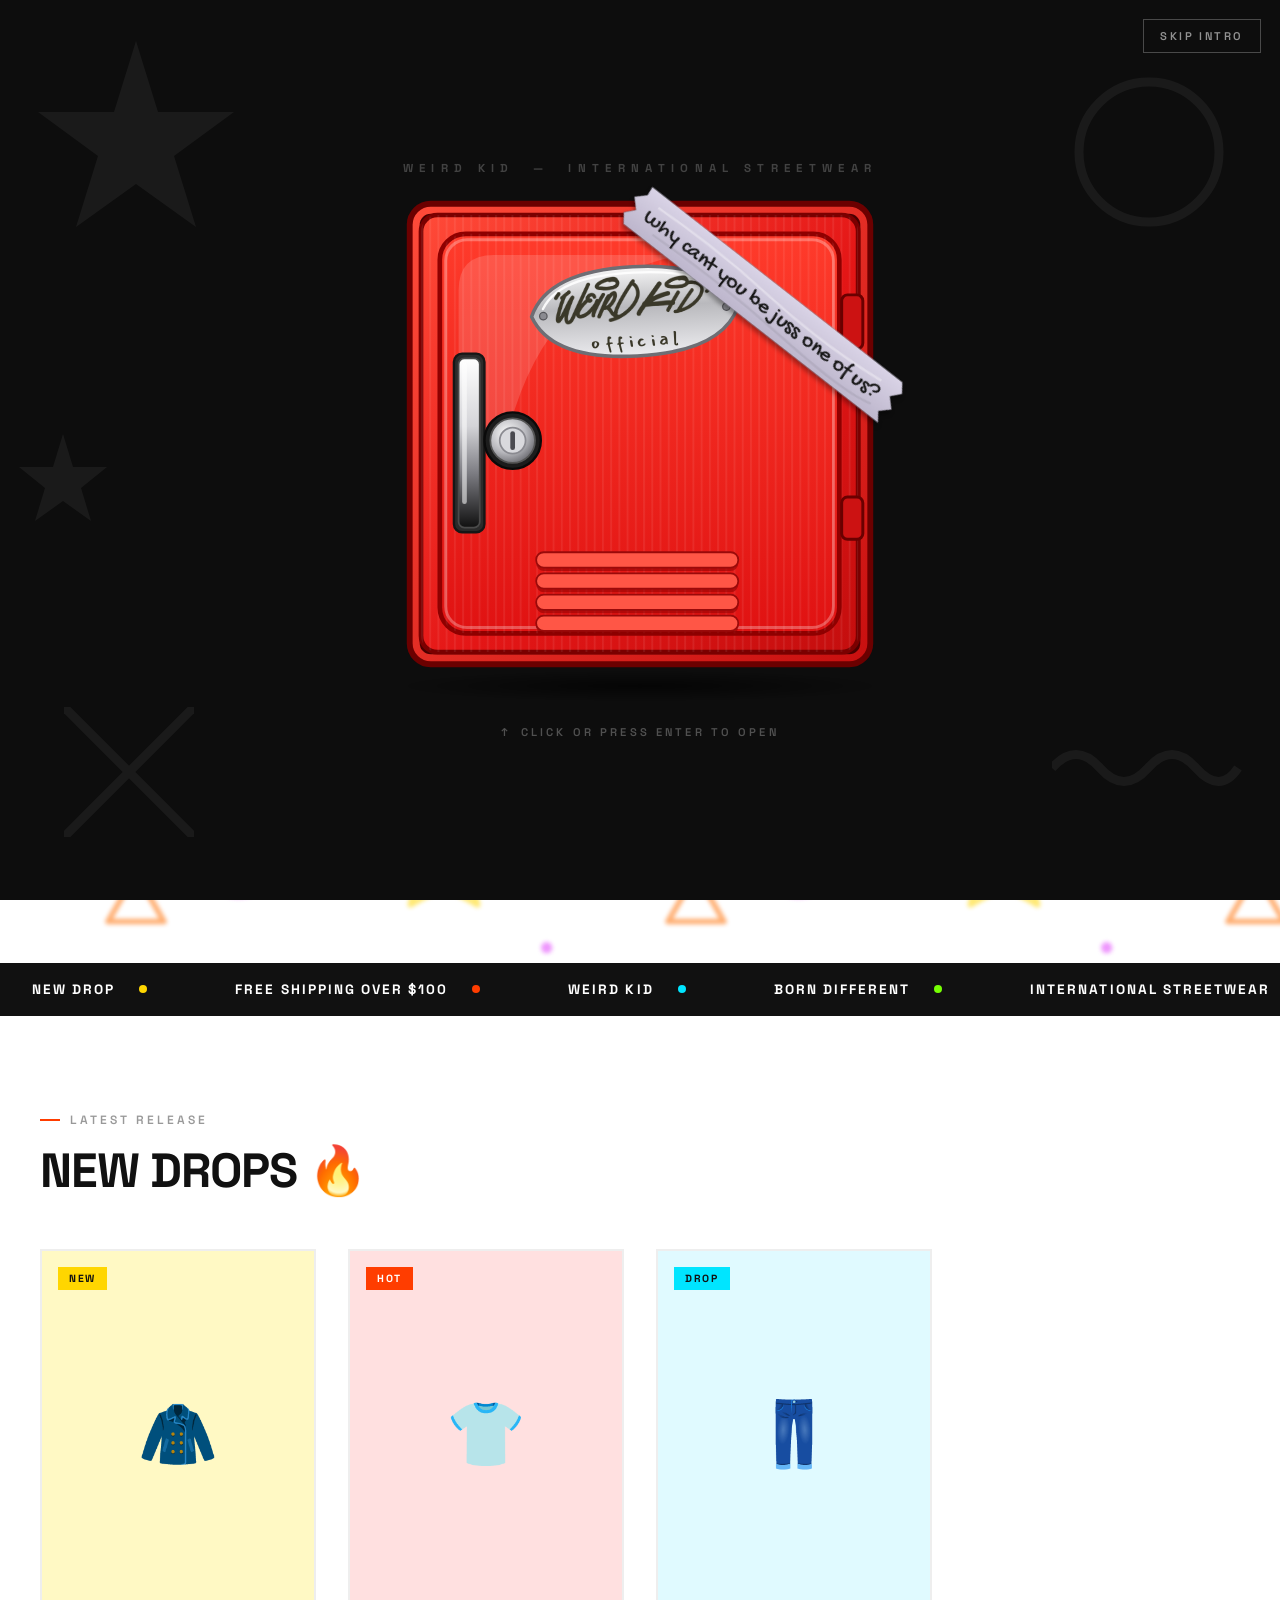
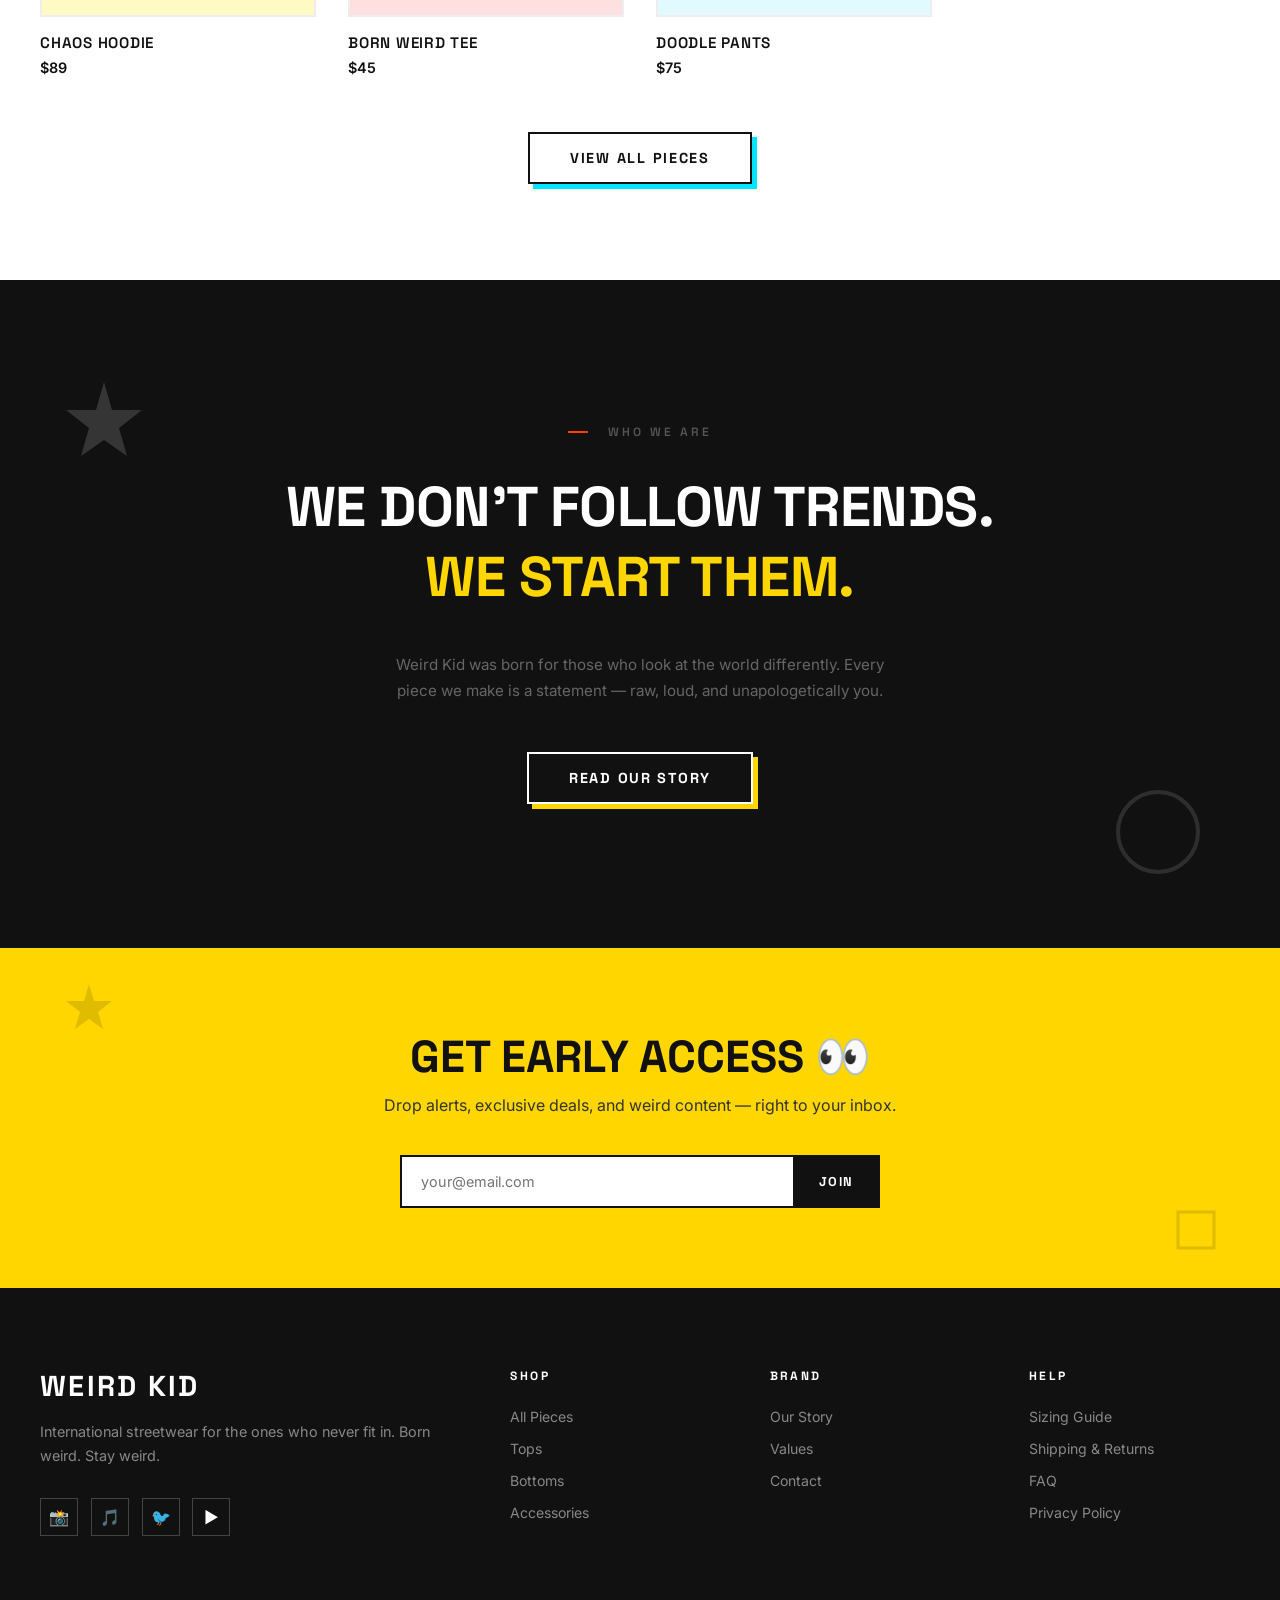
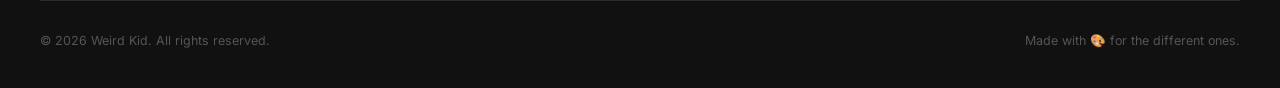
<file: index.html>
<!DOCTYPE html>
<html lang="en">
<head>
  <meta charset="UTF-8" />
  <meta name="viewport" content="width=device-width, initial-scale=1.0" />
  <script>
    (function () {
      var r = document.documentElement;
      r.classList.add('js');
      try {
        // The locker shows on every fresh visit and refresh. It is skipped only when the visitor
        // clicked through from another page of this site (e.g. the Home link), or prefers reduced motion.
        var internal = document.referrer && new URL(document.referrer).host === location.host;
        var reduced = window.matchMedia && matchMedia('(prefers-reduced-motion: reduce)').matches;
        if (internal || reduced) r.classList.add('skip-intro');
      } catch (e) {}
    })();
  </script>
  <title>WEIRD KID — Born Weird. Stay Weird.</title>
  <meta name="description" content="Weird Kid — International Streetwear. Born Weird. Stay Weird." />
  <meta property="og:type" content="website" />
  <meta property="og:site_name" content="WEIRD KID" />
  <meta property="og:title" content="WEIRD KID — Born Weird. Stay Weird." />
  <meta property="og:description" content="Weird Kid — International Streetwear. Born Weird. Stay Weird." />
  <meta name="twitter:card" content="summary" />
  <link rel="preconnect" href="https://fonts.googleapis.com" />
  <link rel="preconnect" href="https://fonts.gstatic.com" crossorigin />
  <link rel="stylesheet" href="https://fonts.googleapis.com/css2?family=Space+Grotesk:wght@300;400;500;600;700&family=Inter:wght@300;400;500;600&family=Gochi+Hand&family=Mansalva&display=swap" />
  <link rel="stylesheet" href="css/style.css" />
  <link rel="icon" href="data:image/svg+xml,%3Csvg xmlns='http://www.w3.org/2000/svg' viewBox='0 0 100 100'%3E%3Ctext y='.9em' font-size='90'%3E%F0%9F%8E%A8%3C/text%3E%3C/svg%3E" />
  <style>
    /* ===== LOCKER INTRO OVERLAY ===== */
    #intro-overlay {
      position: fixed;
      inset: 0;
      z-index: 9999;
      background: #0d0d0d;
      display: none;
      flex-direction: column;
      align-items: center;
      justify-content: center;
      gap: 1.5rem;
      transition: opacity 0.7s ease;
      overflow: hidden;
    }
    #intro-overlay.fading {
      opacity: 0;
      pointer-events: none;
    }

    /* Subtle background doodles */
    .intro-bg-doodles {
      position: absolute;
      inset: 0;
      overflow: hidden;
      pointer-events: none;
      opacity: 0.05;
    }
    .intro-bg-doodles svg { position: absolute; }

    /* Brand label */
    .intro-brand-label {
      font-family: 'Space Grotesk', sans-serif;
      font-weight: 700;
      font-size: 0.72rem;
      letter-spacing: 0.55em;
      text-transform: uppercase;
      color: rgba(255,255,255,0.22);
      position: relative;
      z-index: 2;
      animation: fadeUp 0.8s ease both;
    }

    /* Scene wrapper */
    .intro-scene {
      --s: clamp(220px, min(62vh, 86vw), 470px);
      position: relative;
      z-index: 2;
      display: flex;
      flex-direction: column;
      align-items: center;
      animation: fadeUp 0.9s cubic-bezier(0.3,0,0.2,1) both 0.1s;
    }

    /* SVG locker container */
    #locker-svg-wrap {
      display: block;
      width: 100%;
      height: 100%;
    }

    /* ── Door: HTML element over SVG (CSS 3D works correctly here) ── */
    .locker-container {
      position: relative;
      width: var(--s);
      height: var(--s);
      cursor: pointer;
    }
    .locker-container:focus-visible {
      outline: 3px solid #FFD600;
      outline-offset: 10px;
    }
    .locker-container:hover {
      filter: drop-shadow(0 0 28px rgba(220,30,0,0.6));
    }

    /* Door hinges on the RIGHT, like the reference. Perspective sits on the parent. */
    .door-perspective {
      position: absolute;
      inset: 3.5%;                 /* door sits inside the 400-unit frame (14/400) */
      perspective: 1500px;
      perspective-origin: 100% 50%;
    }
    #door-3d {
      position: relative;
      width: 100%;
      height: 100%;
      transform-origin: right center;
      transform-style: preserve-3d;
      transition: transform 1.1s cubic-bezier(0.4, 0, 0.1, 1);
    }
    #door-3d.open { transform: rotateY(104deg); }
    /* tiny "come on, open me" crack on hover */
    .locker-container:hover #door-3d:not(.open) { transform: rotateY(7deg); }

    .door-face {
      position: absolute;
      inset: 0;
      backface-visibility: hidden;
      -webkit-backface-visibility: hidden;
    }
    .door-back {
      transform: rotateY(180deg);
      border-radius: 8px;
      border: 3px solid #5a0000;
      background:
        linear-gradient(90deg, #8d0909 0%, #c41414 100%);
      box-shadow: inset 0 0 0 10px rgba(0,0,0,0.12), inset 0 0 30px rgba(0,0,0,0.35);
    }

    /* Door SVG fills its container */
    .door-svg {
      width: 100%;
      height: 100%;
      display: block;
      overflow: visible;
    }

    /* Inside glow pulse */
    @keyframes glow-beat {
      0%,100% { opacity: 0.3; }
      50%      { opacity: 0.85; }
    }
    #inside-glow { animation: glow-beat 2.2s ease-in-out infinite; }

    /* Hint */
    .intro-hint {
      display: flex;
      align-items: center;
      gap: 0.6rem;
      color: rgba(255,255,255,0.28);
      font-family: 'Space Grotesk', sans-serif;
      font-weight: 600;
      font-size: 0.7rem;
      letter-spacing: 0.28em;
      text-transform: uppercase;
      position: relative;
      z-index: 2;
      animation: fadeUp 0.7s ease both 0.4s, hint-pulse 3s ease-in-out 1.5s infinite;
    }
    .hint-arrow { animation: hint-bounce 1.6s ease-in-out infinite; display:inline-block; }

    @keyframes fadeUp {
      from { opacity: 0; transform: translateY(28px); }
      to   { opacity: 1; transform: translateY(0); }
    }
    @keyframes hint-pulse {
      0%,100% { opacity: 0.3; }
      50%      { opacity: 0.85; }
    }
    @keyframes hint-bounce {
      0%,100% { transform: translateY(0); }
      50%      { transform: translateY(-5px); }
    }

    #intro-overlay.opening .intro-hint { visibility: hidden; }

    /* Intro only shows with JS, and only once per session */
    .js:not(.skip-intro) #intro-overlay { display: flex; }
    html.js:not(.skip-intro), .js:not(.skip-intro) body { overflow: hidden; }
    .intro-skip {
      position: absolute;
      top: 1.2rem;
      right: 1.2rem;
      z-index: 3;
      background: transparent;
      color: rgba(255,255,255,0.55);
      border: 1px solid rgba(255,255,255,0.25);
      padding: 0.55rem 1rem;
      font-family: 'Space Grotesk', sans-serif;
      font-weight: 600;
      font-size: 0.7rem;
      letter-spacing: 0.22em;
      text-transform: uppercase;
      cursor: pointer;
      transition: color 0.2s, border-color 0.2s;
    }
    .intro-skip:hover, .intro-skip:focus-visible { color: #FFD600; border-color: #FFD600; outline: none; }
  </style>
</head>
<body>

  <!-- ============================================================
       LOCKER INTRO OVERLAY
  ============================================================ -->
  <div id="intro-overlay">

    <!-- Ghost doodles in bg -->
    <div class="intro-bg-doodles">
      <svg width="220" height="220" style="top:4%;left:2%">  <polygon points="110,5 132,76 208,76 148,120 170,191 110,148 50,191 72,120 12,76 88,76" fill="white"/></svg>
      <svg width="160" height="160" style="top:8%;right:4%"> <circle cx="80" cy="80" r="70" fill="none" stroke="white" stroke-width="9"/></svg>
      <svg width="130" height="130" style="bottom:7%;left:5%"><line x1="0" y1="0" x2="130" y2="130" stroke="white" stroke-width="9"/><line x1="130" y1="0" x2="0" y2="130" stroke="white" stroke-width="9"/></svg>
      <svg width="190" height="65"  style="bottom:11%;right:3%"><path d="M0,32 Q24,5 48,32 Q72,59 96,32 Q120,5 144,32 Q168,59 186,32" fill="none" stroke="white" stroke-width="9"/></svg>
      <svg width="100" height="100" style="top:48%;left:1%">  <polygon points="50,2 60,35 94,35 68,56 78,89 50,69 22,89 32,56 6,35 40,35" fill="white"/></svg>
    </div>

    <!-- Brand label -->
    <div class="intro-brand-label">Weird Kid &nbsp;—&nbsp; International Streetwear</div>

    <!-- Locker Scene -->
    <div class="intro-scene">

      <!-- Locker: body/inside SVG + hinged door -->
      <div class="locker-container" id="lockerContainer" role="button" tabindex="0" aria-label="Open the locker">

        <!-- LOCKER BODY + INSIDE (what you see when the door swings open) -->
        <svg id="locker-svg-wrap" viewBox="0 0 400 400" xmlns="http://www.w3.org/2000/svg" aria-hidden="true">
          <defs>
            <linearGradient id="gFrame" x1="0" y1="0" x2="1" y2="1">
              <stop offset="0%" stop-color="#FF4B3A"/>
              <stop offset="100%" stop-color="#C80F0F"/>
            </linearGradient>
            <linearGradient id="gInside" x1="0" y1="0" x2="1" y2="0">
              <stop offset="0%" stop-color="#0b0b0b"/>
              <stop offset="100%" stop-color="#1f1f1f"/>
            </linearGradient>
            <radialGradient id="gGlow" cx="50%" cy="50%" r="50%">
              <stop offset="0%" stop-color="#FFD84A" stop-opacity="0.75"/>
              <stop offset="100%" stop-color="#FF8C00" stop-opacity="0"/>
            </radialGradient>
          </defs>
          <rect x="4" y="4" width="392" height="392" rx="18" fill="url(#gFrame)" stroke="#6B0000" stroke-width="5"/>
          <rect x="14" y="14" width="372" height="372" rx="8" fill="url(#gInside)" stroke="#4a0000" stroke-width="3"/>
          <line x1="30" y1="150" x2="370" y2="150" stroke="#3a3a3a" stroke-width="5" stroke-linecap="round"/>
          <path d="M200 26 v22 q0 10 10 10" fill="none" stroke="#666" stroke-width="5" stroke-linecap="round"/>
          <circle id="inside-glow" cx="200" cy="215" r="150" fill="url(#gGlow)"/>
          <text x="200" y="245" text-anchor="middle" font-size="84">🧥</text>
          <text x="200" y="330" text-anchor="middle" font-family="'Space Grotesk',sans-serif" font-weight="700" font-size="15" fill="rgba(255,255,255,0.4)" letter-spacing="5">SHOP THE DROP</text>
        </svg>

        <!-- DOOR: hinged on the right. Front = cartoon art, back = plain inner door -->
        <div class="door-perspective">
          <div id="door-3d">
            <div class="door-face door-front">
              <svg class="door-svg" viewBox="14 14 372 372" xmlns="http://www.w3.org/2000/svg">
                <defs>
                  <linearGradient id="gDoor" x1="0" y1="0" x2="1" y2="1">
                    <stop offset="0%" stop-color="#FF4A38"/>
                    <stop offset="55%" stop-color="#E41616"/>
                    <stop offset="100%" stop-color="#C40E0E"/>
                  </linearGradient>
                  <linearGradient id="gPanel" x1="0" y1="0" x2="0" y2="1">
                    <stop offset="0%" stop-color="#FF3B2B"/>
                    <stop offset="100%" stop-color="#E01212"/>
                  </linearGradient>
                  <pattern id="pBrush" width="7" height="10" patternUnits="userSpaceOnUse">
                    <rect width="1.6" height="10" fill="rgba(255,255,255,0.07)"/>
                  </pattern>
                  <linearGradient id="gPlate" x1="0" y1="0" x2="0" y2="1">
                    <stop offset="0%" stop-color="#f7f7f7"/>
                    <stop offset="45%" stop-color="#b9b9bd"/>
                    <stop offset="100%" stop-color="#ececef"/>
                  </linearGradient>
                  <linearGradient id="gHandle" x1="0" y1="0" x2="0" y2="1">
                    <stop offset="0%" stop-color="#ffffff"/>
                    <stop offset="40%" stop-color="#d4d4d8"/>
                    <stop offset="68%" stop-color="#7c7c82"/>
                    <stop offset="100%" stop-color="#101010"/>
                  </linearGradient>
                  <radialGradient id="gLock" cx="38%" cy="35%" r="70%">
                    <stop offset="0%" stop-color="#ffffff"/>
                    <stop offset="60%" stop-color="#b8b8bd"/>
                    <stop offset="100%" stop-color="#6c6c72"/>
                  </radialGradient>
                  <linearGradient id="gTape" x1="0" y1="0" x2="0" y2="1">
                    <stop offset="0%" stop-color="#d9d3e6"/>
                    <stop offset="100%" stop-color="#bdb6cc"/>
                  </linearGradient>
                </defs>

                <!-- door slab -->
                <rect x="14" y="14" width="372" height="372" rx="14" fill="url(#gDoor)" stroke="#7A0000" stroke-width="4"/>
                <rect x="14" y="14" width="372" height="372" rx="14" fill="url(#pBrush)"/>
                <!-- raised inset panel -->
                <rect x="30" y="30" width="340" height="340" rx="22" fill="url(#gPanel)" stroke="#8f0000" stroke-width="4"/>
                <rect x="35" y="35" width="330" height="330" rx="18" fill="none" stroke="rgba(255,255,255,0.28)" stroke-width="2.5"/>
                <rect x="30" y="30" width="340" height="340" rx="22" fill="url(#pBrush)"/>
                <!-- glossy cartoon highlight -->
                <path d="M46 78 Q46 48 76 48 L236 48 Q120 70 88 200 Q46 200 46 156 Z" fill="rgba(255,255,255,0.15)"/>

                <!-- hinges (right edge) -->
                <rect x="372" y="82" width="18" height="46" rx="5" fill="#CC1212" stroke="#6a0000" stroke-width="2.5"/>
                <rect x="372" y="254" width="18" height="36" rx="5" fill="#CC1212" stroke="#6a0000" stroke-width="2.5"/>

                <!-- nameplate: your WEIRD KID wordmark on a chrome plate -->
                <g transform="rotate(-3 196 96)">
                  <path d="M108 96 C120 66 158 58 196 58 C234 58 272 66 284 96 C272 126 234 134 196 134 C158 134 120 126 108 96 Z" fill="url(#gPlate)" stroke="#6e6e74" stroke-width="3"/>
                  <path d="M118 90 C130 68 162 63 196 63 C230 63 262 68 274 90" fill="none" stroke="rgba(255,255,255,0.9)" stroke-width="2" stroke-linecap="round"/>
                  <circle cx="118" cy="96" r="3.2" fill="#8a8a90" stroke="#55555a" stroke-width="1"/>
                  <circle cx="274" cy="96" r="3.2" fill="#8a8a90" stroke="#55555a" stroke-width="1"/>
                  <image href="images/weird-kid-wordmark.png" x="126" y="64" width="140" height="42" preserveAspectRatio="xMidYMid meet"/>
                  <text x="196" y="126" text-anchor="middle" font-family="'Mansalva','Gochi Hand',cursive" font-size="17" letter-spacing="3" fill="#3a3829">official</text>
                </g>

                <!-- chrome handle -->
                <rect x="42" y="132" width="26" height="152" rx="7" fill="#2b2b2b" stroke="#161616" stroke-width="2"/>
                <rect x="46" y="136" width="18" height="144" rx="5" fill="url(#gHandle)" stroke="#4a4a4a" stroke-width="1.5"/>
                <rect x="49" y="140" width="4" height="120" rx="2" fill="rgba(255,255,255,0.55)"/>

                <!-- keyhole lock -->
                <circle cx="92" cy="206" r="24" fill="#1c1c1c" stroke="#0a0a0a" stroke-width="2"/>
                <circle cx="92" cy="206" r="19" fill="url(#gLock)" stroke="#555" stroke-width="1.5"/>
                <circle cx="92" cy="206" r="11" fill="#d9d9dd" stroke="#8a8a90" stroke-width="1.5"/>
                <rect x="90" y="198" width="4" height="16" rx="2" fill="#4a4a50"/>

                <!-- louvers -->
                <g>
                  <rect x="112" y="304" width="172" height="13" rx="6.5" fill="#8a0000" opacity="0.55"/>
                  <rect x="112" y="301" width="172" height="13" rx="6.5" fill="#FF5646" stroke="#9a0a0a" stroke-width="1.5"/>
                  <rect x="112" y="322" width="172" height="13" rx="6.5" fill="#8a0000" opacity="0.55"/>
                  <rect x="112" y="319" width="172" height="13" rx="6.5" fill="#FF5646" stroke="#9a0a0a" stroke-width="1.5"/>
                  <rect x="112" y="340" width="172" height="13" rx="6.5" fill="#8a0000" opacity="0.55"/>
                  <rect x="112" y="337" width="172" height="13" rx="6.5" fill="#FF5646" stroke="#9a0a0a" stroke-width="1.5"/>
                  <rect x="112" y="358" width="172" height="13" rx="6.5" fill="#8a0000" opacity="0.55"/>
                  <rect x="112" y="355" width="172" height="13" rx="6.5" fill="#FF5646" stroke="#9a0a0a" stroke-width="1.5"/>
                </g>

                <!-- taped note -->
                <g transform="translate(305 89) rotate(38)" style="filter: drop-shadow(1px 3px 2px rgba(0,0,0,0.35));">
                  <path d="M-135 -20 H135 L141 -12 L134 -4 L142 4 L134 12 L140 20 H-135 L-141 12 L-134 4 L-142 -4 L-134 -12 Z" fill="url(#gTape)" stroke="rgba(0,0,0,0.18)" stroke-width="1"/>
                  <path d="M-120 -9 Q-60 -13 0 -8 T120 -10" fill="none" stroke="rgba(255,255,255,0.35)" stroke-width="2"/>
                  <path d="M-110 12 Q-40 8 30 13 T125 11" fill="none" stroke="rgba(0,0,0,0.07)" stroke-width="2"/>
                  <text x="0" y="6" text-anchor="middle" textLength="250" lengthAdjust="spacingAndGlyphs" font-family="'Gochi Hand','Mansalva',cursive" font-size="19" fill="#161616">why cant you be juss one of us?</text>
                </g>
              </svg>
            </div>
            <div class="door-face door-back"></div>
          </div>
        </div>

      </div><!-- /locker-container -->

      <!-- Floor shadow div -->
      <div style="width:var(--s);height:30px;background:radial-gradient(ellipse at center,rgba(0,0,0,0.6) 0%,transparent 70%);margin-top:2px;"></div>

    </div><!-- /intro-scene -->

    <button type="button" class="intro-skip" id="introSkip">Skip intro</button>

    <!-- Hint -->
    <div class="intro-hint">
      <span class="hint-arrow">↑</span>
      <span>Click or press Enter to open</span>
    </div>

  </div><!-- /intro-overlay -->

  <!-- ============================================================
       INTRO INTERACTION SCRIPT
  ============================================================ -->
  <script>
    (function () {
      var root    = document.documentElement;
      var overlay = document.getElementById('intro-overlay');
      var wrap    = document.getElementById('lockerContainer');
      var door    = document.getElementById('door-3d');
      var skipBtn = document.getElementById('introSkip');
      var clicked = false;
      var timers  = [];

      function later(fn, ms) { timers.push(setTimeout(fn, ms)); }
      function markSeen() { try { sessionStorage.setItem('wk-intro', '1'); } catch (e) {} }

      // Reveal the front page and replay its entrance animation
      function enterSite() {
        root.classList.add('skip-intro');
        window.scrollTo(0, 0);
        Array.prototype.forEach.call(document.querySelectorAll('.hero .fade-in'), function (el) {
          el.style.animation = 'none';
          void el.offsetWidth;
          el.style.animation = '';
        });
      }

      // Opening the locker takes you to the front page
      function openLocker() {
        if (clicked) return;
        clicked = true;
        markSeen();
        overlay.classList.add('opening');
        door.classList.add('open');                 // door swings open (1.1s)
        later(function () {                         // beat to see inside, then fade out
          overlay.classList.add('fading');
          later(enterSite, 700);
        }, 1700);
      }

      // Skip: straight to the front page
      function skip() {
        timers.forEach(clearTimeout);
        clicked = true;
        markSeen();
        overlay.classList.add('fading');
        setTimeout(enterSite, 700);
      }

      wrap.addEventListener('click', openLocker);
      wrap.addEventListener('keydown', function (e) {
        if (e.key === 'Enter' || e.key === ' ') { e.preventDefault(); openLocker(); }
      });
      skipBtn.addEventListener('click', skip);

    })();
  </script>

  <!-- ===== NAVBAR ===== -->
  <nav class="navbar">
    <a href="index.html" class="navbar-logo">WEIRD KID</a>
    <ul class="navbar-links">
      <li><a href="index.html">Home</a></li>
      <li class="has-menu">
        <a href="collections.html">Shop</a><button type="button" class="nav-caret" aria-expanded="false" aria-controls="shop-mega" aria-label="Open shop menu">&#9662;</button>
        <div class="mega-wrap"><div class="mega" id="shop-mega">
          <div class="mega-col">
            <p class="mega-title">Shop by drop</p>
            <a href="collections.html?filter=new"><span class="mega-dot" style="background:var(--yellow)"></span>New Collection</a>
            <a href="collections.html?filter=basics"><span class="mega-dot" style="background:var(--cyan)"></span>Basic Apparel</a>
          </div>
          <div class="mega-col">
            <p class="mega-title">Shop by type</p>
            <a href="collections.html?filter=tops">Tops</a>
            <a href="collections.html?filter=bottoms">Bottoms</a>
            <a href="collections.html?filter=accessories">Accessories</a>
          </div>
          <a class="mega-feature" href="collections.html">
            <span>All Pieces</span><small>See everything we've got &rarr;</small>
          </a>
        </div></div>
      </li>
      <li><a href="about.html">About</a></li>
      <li><a href="contact.html">Contact</a></li>
    </ul>
    <div class="navbar-right">
      <button type="button" class="nav-account" data-account-open aria-haspopup="dialog">
        <svg width="20" height="20" viewBox="0 0 24 24" fill="none" stroke="currentColor" stroke-width="2" stroke-linecap="round" aria-hidden="true"><circle cx="12" cy="8" r="4"/><path d="M4 21c0-4.4 3.6-7 8-7s8 2.6 8 7"/></svg>
        <span class="nav-account-label">Account</span>
      </button>
      <a class="nav-bag" href="collections.html" title="Shop" aria-label="Shop">🛍️</a>
      <button class="hamburger" aria-label="Menu" aria-expanded="false" aria-controls="mobile-menu">
        <span></span><span></span><span></span>
      </button>
    </div>
  </nav>
  <div class="mobile-menu" id="mobile-menu">
    <a href="index.html">Home</a>
    <div class="mm-group">
      <button type="button" class="mm-toggle" aria-expanded="false">Shop <span aria-hidden="true">+</span></button>
      <div class="mm-sub">
        <a href="collections.html">All Pieces</a>
        <a href="collections.html?filter=new">New Collection</a>
        <a href="collections.html?filter=basics">Basic Apparel</a>
        <a href="collections.html?filter=tops">Tops</a>
        <a href="collections.html?filter=bottoms">Bottoms</a>
        <a href="collections.html?filter=accessories">Accessories</a>
      </div>
    </div>
    <a href="about.html">About</a>
    <a href="contact.html">Contact</a>
    <button type="button" class="mm-account" data-account-open>Sign in / Create account</button>
  </div>

  <!-- ===== HERO ===== -->
  <section class="hero">

    <!-- Soft doodle wallpaper behind the headline -->
    <div class="hero-doodle-bg" aria-hidden="true"></div>

    <!-- Doodle decorations -->
    <div class="doodle d-float" style="top:12%; left:6%;">
      <svg width="70" height="70" viewBox="0 0 70 70"><polygon points="35,2 42,26 68,26 47,42 55,66 35,52 15,66 23,42 2,26 28,26" fill="#FFD600"/></svg>
    </div>
    <div class="doodle d-float-r" style="top:15%; right:8%;">
      <svg width="55" height="55" viewBox="0 0 55 55"><circle cx="27.5" cy="27.5" r="24" fill="none" stroke="#FF3D00" stroke-width="4"/><line x1="27.5" y1="3.5" x2="27.5" y2="51.5" stroke="#FF3D00" stroke-width="4"/><line x1="3.5" y1="27.5" x2="51.5" y2="27.5" stroke="#FF3D00" stroke-width="4"/></svg>
    </div>
    <div class="doodle d-spin" style="bottom:25%; left:4%;">
      <svg width="50" height="50" viewBox="0 0 50 50"><path d="M25,2 L30,20 L48,25 L30,30 L25,48 L20,30 L2,25 L20,20 Z" fill="#00E5FF"/></svg>
    </div>
    <div class="doodle d-wiggle" style="bottom:20%; right:5%;">
      <svg width="60" height="40" viewBox="0 0 60 40" fill="none"><path d="M2,20 Q10,2 18,20 Q26,38 34,20 Q42,2 50,20 Q58,38 62,20" stroke="#E040FB" stroke-width="4" stroke-linecap="round"/></svg>
    </div>

    <!-- Content -->
    <div class="hero-eyebrow fade-in fade-in-1">International Streetwear</div>
    <h1 class="hero-title hero-skull fade-in fade-in-2">
      <span class="sr-only">Weird Kid — Born Weird. Stay Weird.</span>
      <img src="images/skull.png" width="717" height="1100" alt="" decoding="async">
    </h1>
    <p class="hero-subtitle fade-in fade-in-3">
      Clothing for the ones who never fit in — and never wanted to.
    </p>
    <div class="hero-cta fade-in fade-in-4">
      <a href="collections.html" class="btn">Shop the Drop</a>
      <a href="about.html" class="btn btn-outline">Our Story</a>
    </div>

    <!-- Sticky notes: shortcuts into the shop (swap images/monster-*.svg for your own art) -->
    <div class="hero-notes">
      <a class="hero-note hero-note-a" href="collections.html?filter=new">
        <img class="note-monster" src="images/monster-left.svg" alt="" width="200" height="200" />
        <span class="note-label">✦ Just Dropped ✦</span>
        <span class="note-headline">New<br>Collection</span>
        <span class="note-sub">Shop it →</span>
      </a>
      <a class="hero-note hero-note-b" href="collections.html?filter=basics">
        <img class="note-monster" src="images/monster-right.svg" alt="" width="200" height="200" />
        <span class="note-label">✦ Everyday ✦</span>
        <span class="note-headline">Basic<br>Apparel</span>
        <span class="note-sub">Shop it →</span>
      </a>
    </div>
  </section>

  <!-- ===== MARQUEE ===== -->
  <div class="marquee-section">
    <div class="marquee-track">
      <!-- First set -->
      <span class="marquee-item">New Drop <span class="marquee-sep" style="background:#FFD600;"></span></span>
      <span class="marquee-item">Free Shipping Over $100 <span class="marquee-sep" style="background:#FF3D00;"></span></span>
      <span class="marquee-item">Weird Kid <span class="marquee-sep" style="background:#00E5FF;"></span></span>
      <span class="marquee-item">Born Different <span class="marquee-sep" style="background:#76FF03;"></span></span>
      <span class="marquee-item">International Streetwear <span class="marquee-sep" style="background:#E040FB;"></span></span>
      <span class="marquee-item">Est. 2024 <span class="marquee-sep" style="background:#FF6D00;"></span></span>
      <span class="marquee-item">Stay Weird <span class="marquee-sep" style="background:#FFD600;"></span></span>
      <!-- Duplicate for seamless loop -->
      <span class="marquee-item">New Drop <span class="marquee-sep" style="background:#FFD600;"></span></span>
      <span class="marquee-item">Free Shipping Over $100 <span class="marquee-sep" style="background:#FF3D00;"></span></span>
      <span class="marquee-item">Weird Kid <span class="marquee-sep" style="background:#00E5FF;"></span></span>
      <span class="marquee-item">Born Different <span class="marquee-sep" style="background:#76FF03;"></span></span>
      <span class="marquee-item">International Streetwear <span class="marquee-sep" style="background:#E040FB;"></span></span>
      <span class="marquee-item">Est. 2024 <span class="marquee-sep" style="background:#FF6D00;"></span></span>
      <span class="marquee-item">Stay Weird <span class="marquee-sep" style="background:#FFD600;"></span></span>
    </div>
  </div>

  <!-- ===== FEATURED PRODUCTS ===== -->
  <div class="section">
    <div class="reveal">
      <p class="section-label">Latest Release</p>
      <h2 class="section-title">New Drops 🔥</h2>
    </div>

    <div class="product-grid">

      <a href="collections.html" class="product-card reveal">
        <div class="product-card-img">
          <div class="product-placeholder" style="background:#FFF9C4;">🧥</div>
          <div class="product-tag" style="background:#FFD600; color:#111;">NEW</div>
        </div>
        <div class="product-card-info">
          <div class="product-card-name">Chaos Hoodie</div>
          <div class="product-card-price"><strong>$89</strong></div>
        </div>
      </a>

      <a href="collections.html" class="product-card reveal">
        <div class="product-card-img">
          <div class="product-placeholder" style="background:#FFE0E0;">👕</div>
          <div class="product-tag" style="background:#FF3D00; color:#fff;">HOT</div>
        </div>
        <div class="product-card-info">
          <div class="product-card-name">Born Weird Tee</div>
          <div class="product-card-price"><strong>$45</strong></div>
        </div>
      </a>

      <a href="collections.html" class="product-card reveal">
        <div class="product-card-img">
          <div class="product-placeholder" style="background:#E0FAFF;">👖</div>
          <div class="product-tag" style="background:#00E5FF; color:#111;">DROP</div>
        </div>
        <div class="product-card-info">
          <div class="product-card-name">Doodle Pants</div>
          <div class="product-card-price"><strong>$75</strong></div>
        </div>
      </a>

    </div>

    <div style="text-align:center; margin-top:3rem;" class="reveal">
      <a href="collections.html" class="btn btn-outline">View All Pieces</a>
    </div>
  </div>

  <!-- ===== MANIFESTO ===== -->
  <section class="manifesto-section">

    <!-- Doodles (white) -->
    <div class="doodle d-spin" style="top:15%; left:5%; opacity:0.15;">
      <svg width="80" height="80" viewBox="0 0 80 80"><polygon points="40,2 48,30 78,30 55,48 63,76 40,60 17,76 25,48 2,30 32,30" fill="white"/></svg>
    </div>
    <div class="doodle d-float" style="bottom:10%; right:6%; opacity:0.12;">
      <svg width="90" height="90" viewBox="0 0 90 90"><circle cx="45" cy="45" r="40" fill="none" stroke="white" stroke-width="4"/></svg>
    </div>

    <div style="position:relative; z-index:2;">
      <p class="section-label" style="color:#555; justify-content:center; margin-bottom:2rem;">
        <span style="background:#555;"></span> Who We Are
      </p>
      <p class="manifesto-quote reveal">
        We don't follow trends.<br>
        <span style="color:#FFD600;">We start them.</span>
      </p>
      <p style="color:#666; max-width:500px; margin:0 auto 3rem; line-height:1.7; font-size:0.95rem;" class="reveal">
        Weird Kid was born for those who look at the world differently.
        Every piece we make is a statement — raw, loud, and unapologetically you.
      </p>
      <div class="reveal">
        <a href="about.html" class="btn" style="border-color:#fff; color:#fff; background:transparent;">
          Read Our Story
        </a>
      </div>
    </div>
  </section>

  <!-- ===== NEWSLETTER ===== -->
  <section class="newsletter-section">
    <!-- Doodles -->
    <div class="doodle d-wiggle" style="top:10%; left:5%;">
      <svg width="50" height="50" viewBox="0 0 50 50"><polygon points="25,2 30,19 48,19 34,30 39,47 25,37 11,47 16,30 2,19 20,19" fill="rgba(0,0,0,0.12)"/></svg>
    </div>
    <div class="doodle d-float-r" style="bottom:10%; right:5%;">
      <svg width="40" height="40" viewBox="0 0 40 40"><rect x="2" y="2" width="36" height="36" fill="none" stroke="rgba(0,0,0,0.12)" stroke-width="3"/></svg>
    </div>

    <div style="position:relative; z-index:2;">
      <h2 class="reveal">Get Early Access 👀</h2>
      <p class="reveal">Drop alerts, exclusive deals, and weird content — right to your inbox.</p>
      <form class="newsletter-form reveal">
        <input type="email" name="email" autocomplete="email" aria-label="Email address" placeholder="your@email.com" required />
        <button type="submit">JOIN</button>
      </form>
    </div>
  </section>

  <!-- ===== FOOTER ===== -->
  <footer class="footer">
    <div class="footer-inner">
      <div class="footer-grid">
        <div>
          <div class="footer-brand-name">WEIRD KID</div>
          <p class="footer-desc">International streetwear for the ones who never fit in. Born weird. Stay weird.</p>
          <div class="footer-socials">
            <a href="#" class="social-btn" title="Instagram" aria-label="Instagram">📸</a>
            <a href="#" class="social-btn" title="TikTok" aria-label="TikTok">🎵</a>
            <a href="#" class="social-btn" title="Twitter/X" aria-label="Twitter/X">🐦</a>
            <a href="#" class="social-btn" title="YouTube" aria-label="YouTube">▶️</a>
          </div>
        </div>
        <div class="footer-col">
          <h4>Shop</h4>
          <ul>
            <li><a href="collections.html">All Pieces</a></li>
            <li><a href="collections.html?filter=tops">Tops</a></li>
            <li><a href="collections.html?filter=bottoms">Bottoms</a></li>
            <li><a href="collections.html?filter=accessories">Accessories</a></li>
          </ul>
        </div>
        <div class="footer-col">
          <h4>Brand</h4>
          <ul>
            <li><a href="about.html">Our Story</a></li>
            <li><a href="about.html">Values</a></li>
            <li><a href="contact.html">Contact</a></li>
          </ul>
        </div>
        <div class="footer-col">
          <h4>Help</h4>
          <ul>
            <li><a href="contact.html#faq">Sizing Guide</a></li>
            <li><a href="contact.html#faq">Shipping & Returns</a></li>
            <li><a href="contact.html#faq">FAQ</a></li>
            <li><a href="#">Privacy Policy</a></li>
          </ul>
        </div>
      </div>
      <div class="footer-bottom">
        <span>© <span data-year>2026</span> Weird Kid. All rights reserved.</span>
        <span>Made with 🎨 for the different ones.</span>
      </div>
    </div>
  </footer>

  
  <!-- ===== ACCOUNT MODAL ===== -->
  <div class="acct-overlay" id="acct-overlay" hidden>
    <div class="acct-modal" role="dialog" aria-modal="true" aria-labelledby="acct-title">
      <button type="button" class="acct-close" aria-label="Close">&times;</button>
      <div class="acct-tabs" role="tablist">
        <button type="button" role="tab" class="acct-tab active" data-tab="signin" aria-selected="true">Sign in</button>
        <button type="button" role="tab" class="acct-tab" data-tab="signup" aria-selected="false">Create account</button>
      </div>
      <h2 id="acct-title" class="acct-heading">Welcome back, weirdo.</h2>
      <form class="acct-form" id="acct-form" novalidate>
        <div class="acct-field acct-name" hidden><label for="acct-name">Name</label><input id="acct-name" name="name" autocomplete="name" placeholder="Alex Kim"></div>
        <div class="acct-field"><label for="acct-email">Email</label><input id="acct-email" name="email" type="email" autocomplete="email" placeholder="you@email.com" required></div>
        <div class="acct-field"><label for="acct-pass">Password</label><input id="acct-pass" name="password" type="password" autocomplete="current-password" placeholder="••••••••" required></div>
        <p class="acct-error" role="alert" hidden></p>
        <button type="submit" class="btn acct-submit">Sign in</button>
      </form>
      <div class="acct-done" hidden>
        <p class="acct-done-msg"></p>
        <button type="button" class="btn acct-continue">Keep shopping</button>
        <button type="button" class="acct-signout">Sign out</button>
      </div>
    </div>
  </div>

  <script src="js/main.js"></script>
</body>
</html>
</file>
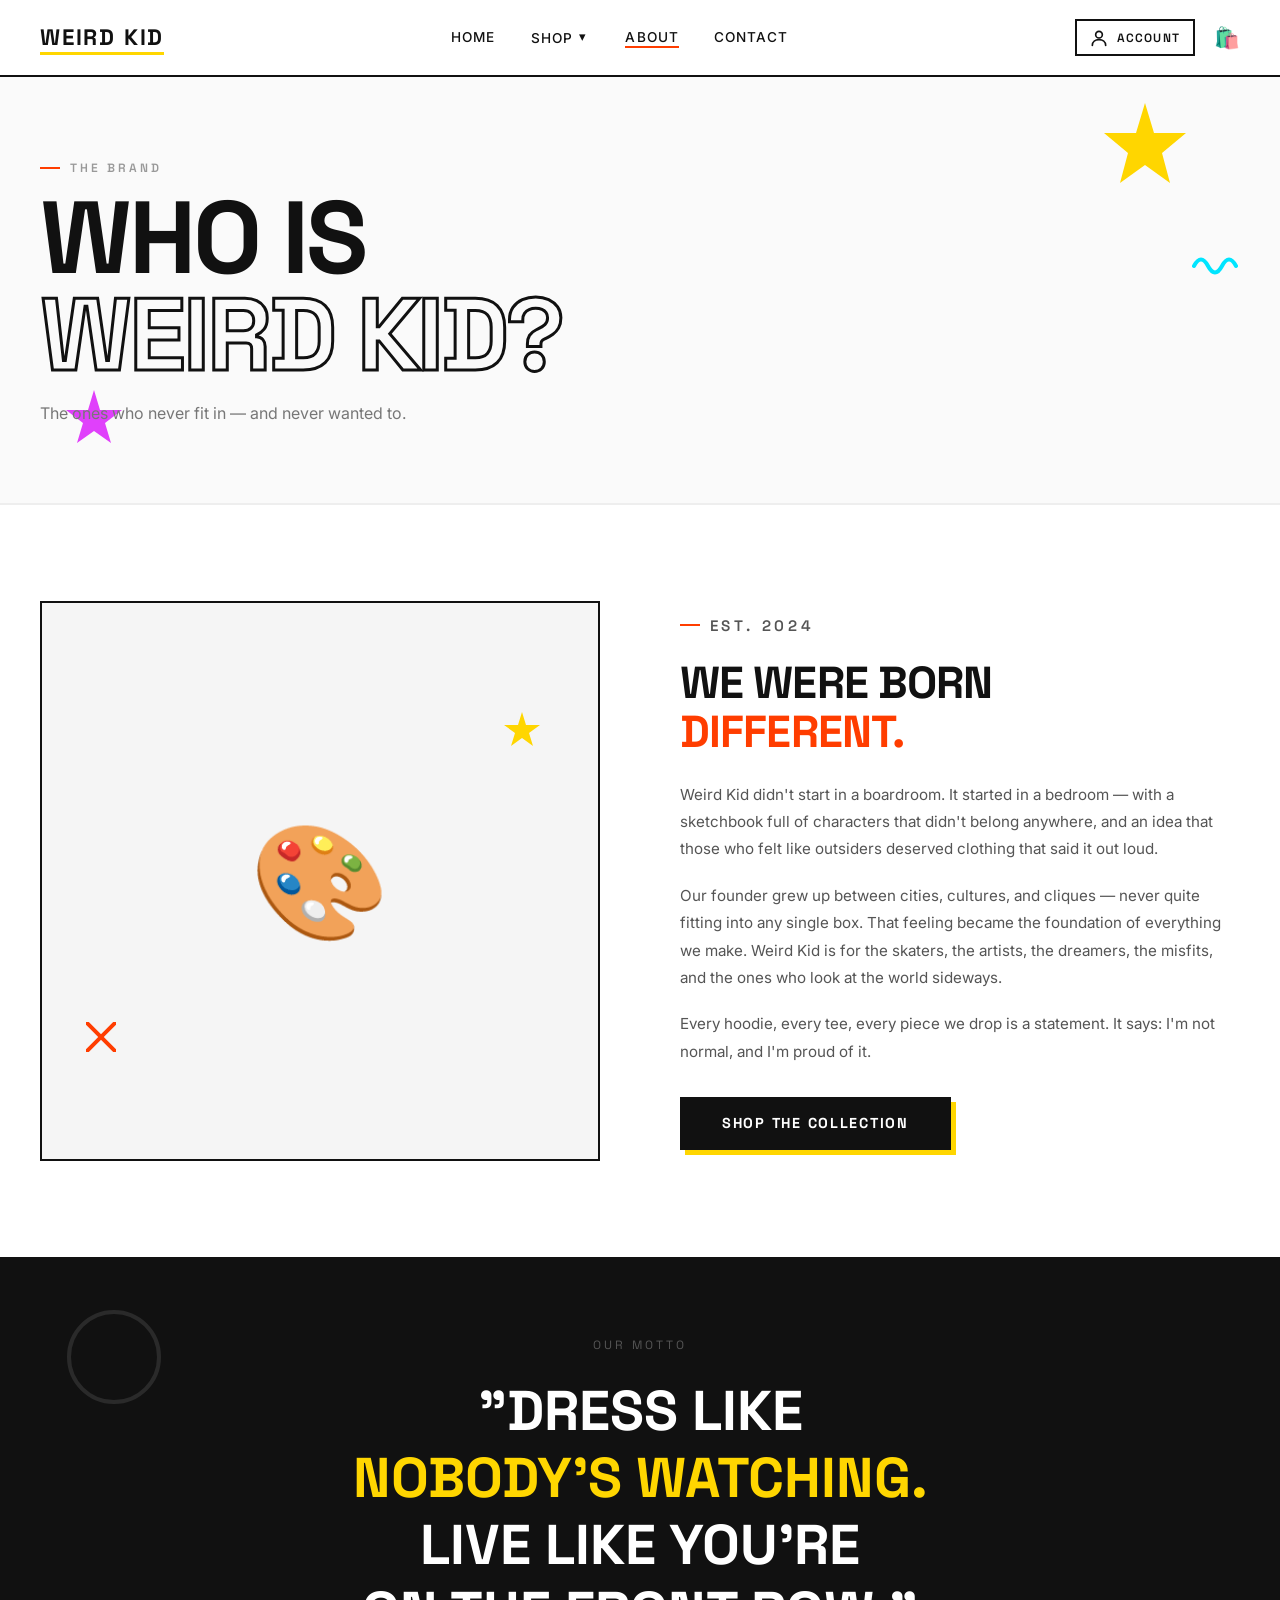
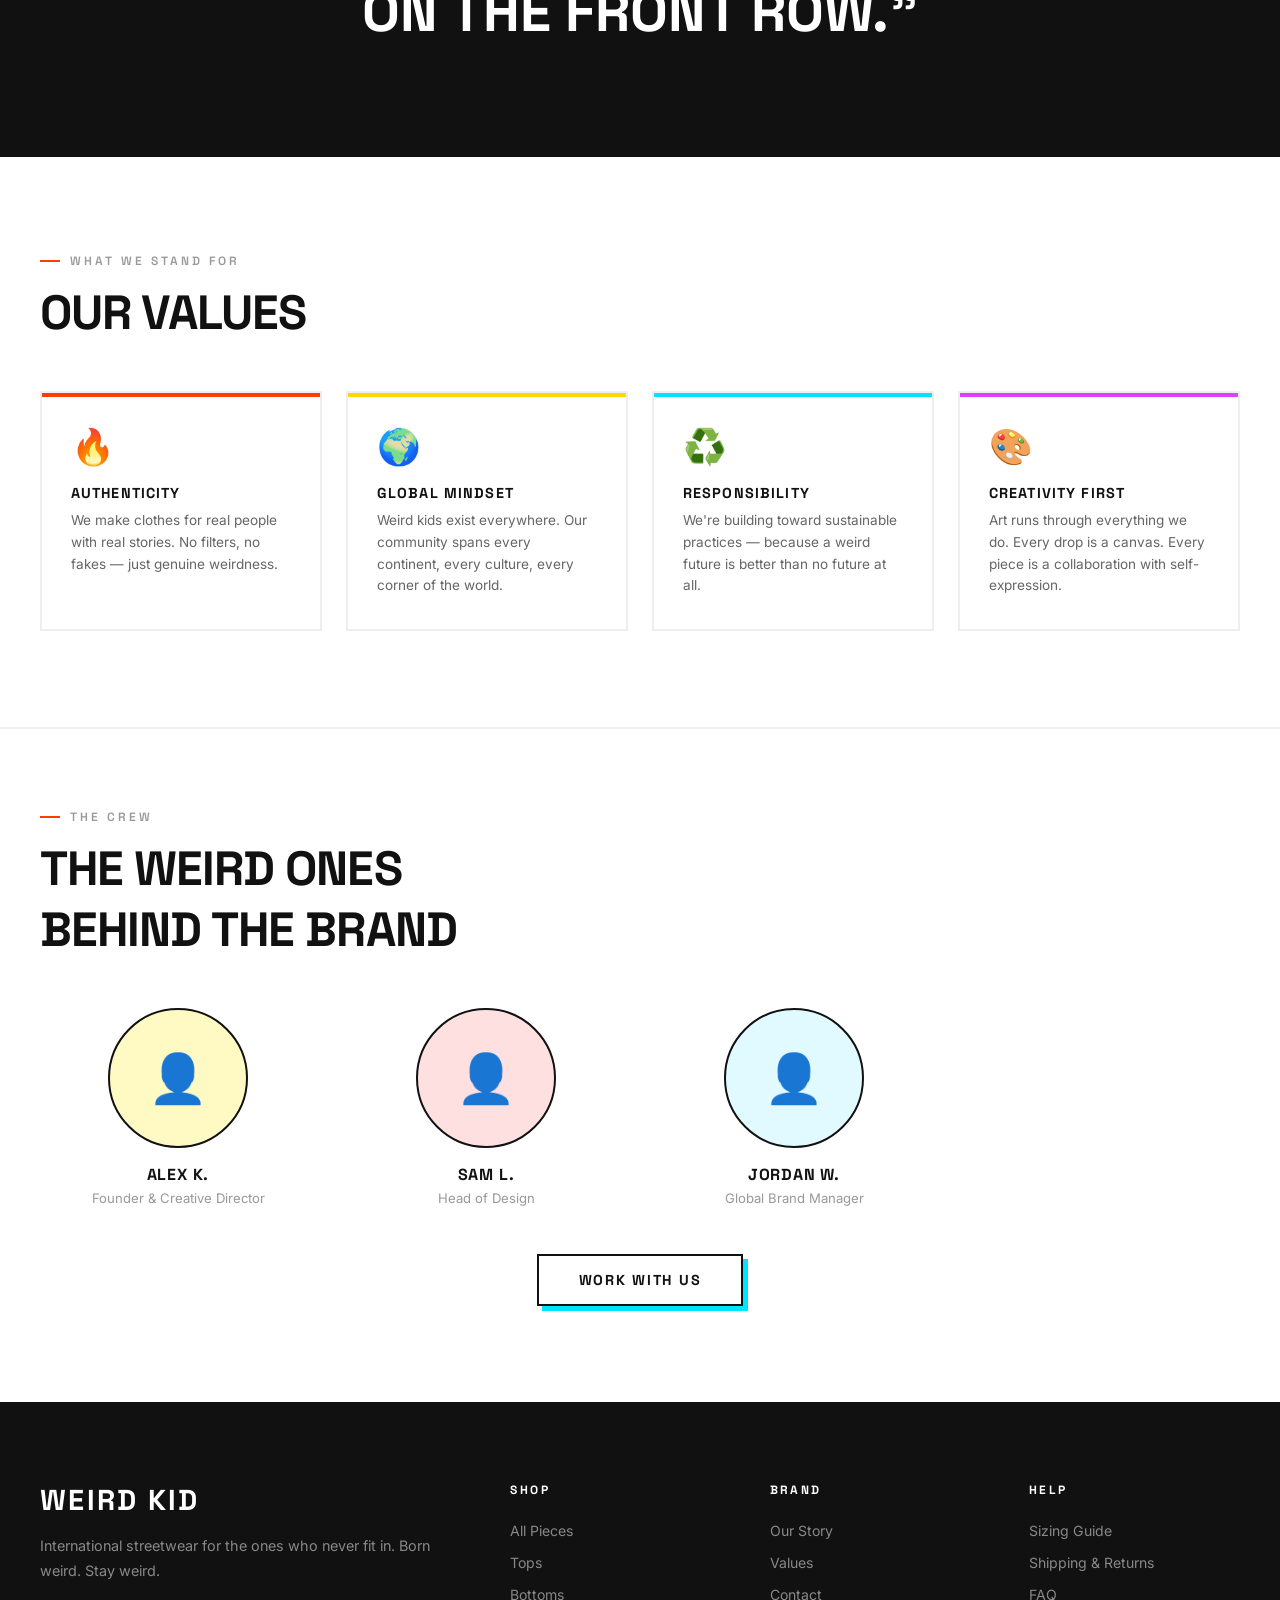
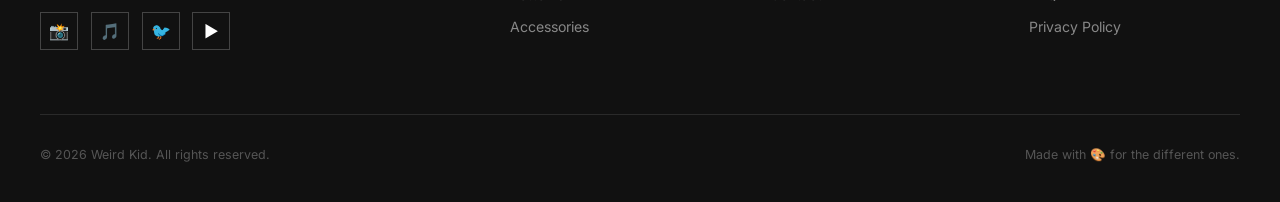
<file: about.html>
<!DOCTYPE html>
<html lang="en">
<head>
  <meta charset="UTF-8" />
  <meta name="viewport" content="width=device-width, initial-scale=1.0" />
  <script>document.documentElement.classList.add('js');</script>
  <title>About — WEIRD KID</title>
  <meta name="description" content="The story behind Weird Kid — international streetwear for the different ones." />
  <meta property="og:type" content="website" />
  <meta property="og:site_name" content="WEIRD KID" />
  <meta property="og:title" content="About — WEIRD KID" />
  <meta property="og:description" content="The story behind Weird Kid — international streetwear for the different ones." />
  <meta name="twitter:card" content="summary" />
  <link rel="preconnect" href="https://fonts.googleapis.com" />
  <link rel="preconnect" href="https://fonts.gstatic.com" crossorigin />
  <link rel="stylesheet" href="https://fonts.googleapis.com/css2?family=Space+Grotesk:wght@300;400;500;600;700&family=Inter:wght@300;400;500;600&display=swap" />
  <link rel="stylesheet" href="css/style.css" />
  <link rel="icon" href="data:image/svg+xml,%3Csvg xmlns='http://www.w3.org/2000/svg' viewBox='0 0 100 100'%3E%3Ctext y='.9em' font-size='90'%3E%F0%9F%8E%A8%3C/text%3E%3C/svg%3E" />
</head>
<body>

  <!-- ===== NAVBAR ===== -->
  <nav class="navbar">
    <a href="index.html" class="navbar-logo">WEIRD KID</a>
    <ul class="navbar-links">
      <li><a href="index.html">Home</a></li>
      <li class="has-menu">
        <a href="collections.html">Shop</a><button type="button" class="nav-caret" aria-expanded="false" aria-controls="shop-mega" aria-label="Open shop menu">&#9662;</button>
        <div class="mega-wrap"><div class="mega" id="shop-mega">
          <div class="mega-col">
            <p class="mega-title">Shop by drop</p>
            <a href="collections.html?filter=new"><span class="mega-dot" style="background:var(--yellow)"></span>New Collection</a>
            <a href="collections.html?filter=basics"><span class="mega-dot" style="background:var(--cyan)"></span>Basic Apparel</a>
          </div>
          <div class="mega-col">
            <p class="mega-title">Shop by type</p>
            <a href="collections.html?filter=tops">Tops</a>
            <a href="collections.html?filter=bottoms">Bottoms</a>
            <a href="collections.html?filter=accessories">Accessories</a>
          </div>
          <a class="mega-feature" href="collections.html">
            <span>All Pieces</span><small>See everything we've got &rarr;</small>
          </a>
        </div></div>
      </li>
      <li><a href="about.html">About</a></li>
      <li><a href="contact.html">Contact</a></li>
    </ul>
    <div class="navbar-right">
      <button type="button" class="nav-account" data-account-open aria-haspopup="dialog">
        <svg width="20" height="20" viewBox="0 0 24 24" fill="none" stroke="currentColor" stroke-width="2" stroke-linecap="round" aria-hidden="true"><circle cx="12" cy="8" r="4"/><path d="M4 21c0-4.4 3.6-7 8-7s8 2.6 8 7"/></svg>
        <span class="nav-account-label">Account</span>
      </button>
      <a class="nav-bag" href="collections.html" title="Shop" aria-label="Shop">🛍️</a>
      <button class="hamburger" aria-label="Menu" aria-expanded="false" aria-controls="mobile-menu">
        <span></span><span></span><span></span>
      </button>
    </div>
  </nav>
  <div class="mobile-menu" id="mobile-menu">
    <a href="index.html">Home</a>
    <div class="mm-group">
      <button type="button" class="mm-toggle" aria-expanded="false">Shop <span aria-hidden="true">+</span></button>
      <div class="mm-sub">
        <a href="collections.html">All Pieces</a>
        <a href="collections.html?filter=new">New Collection</a>
        <a href="collections.html?filter=basics">Basic Apparel</a>
        <a href="collections.html?filter=tops">Tops</a>
        <a href="collections.html?filter=bottoms">Bottoms</a>
        <a href="collections.html?filter=accessories">Accessories</a>
      </div>
    </div>
    <a href="about.html">About</a>
    <a href="contact.html">Contact</a>
    <button type="button" class="mm-account" data-account-open>Sign in / Create account</button>
  </div>

  <!-- ===== PAGE HERO ===== -->
  <section class="page-hero" style="background:#fafafa; border-bottom:2px solid #eee;">

    <div class="doodle d-float" style="top:20%; right:7%;">
      <svg width="90" height="90" viewBox="0 0 90 90"><polygon points="45,2 54,32 86,32 62,52 70,82 45,64 20,82 28,52 4,32 36,32" fill="#FFD600"/></svg>
    </div>
    <div class="doodle d-spin" style="bottom:10%; left:5%;">
      <svg width="60" height="60" viewBox="0 0 60 60"><path d="M30,2 L36,22 L58,22 L41,35 L47,55 L30,43 L13,55 L19,35 L2,22 L24,22 Z" fill="#E040FB"/></svg>
    </div>
    <div class="doodle d-wiggle" style="top:50%; right:3%;">
      <svg width="50" height="30" viewBox="0 0 50 30" fill="none"><path d="M2,15 Q9,2 16,15 Q23,28 30,15 Q37,2 44,15" stroke="#00E5FF" stroke-width="4" stroke-linecap="round"/></svg>
    </div>

    <div style="max-width:1300px; margin:0 auto; position:relative; z-index:2;">
      <p class="section-label fade-in fade-in-1">The brand</p>
      <h1 class="fade-in fade-in-2">
        Who is<br>
        <span style="-webkit-text-stroke:3px #111; color:transparent;">Weird Kid?</span>
      </h1>
      <p class="page-hero-sub fade-in fade-in-3">The ones who never fit in — and never wanted to.</p>
    </div>
  </section>

  <!-- ===== BRAND STORY ===== -->
  <div class="section">
    <div class="about-story reveal">
      <div class="about-img-block">
        <!-- Replace with actual brand image -->
        <div style="font-size:7rem; position:relative; z-index:2;">🎨</div>
        <!-- Doodle accent on image -->
        <div class="doodle d-float-r" style="top:10%; right:10%;">
          <svg width="40" height="40" viewBox="0 0 40 40"><polygon points="20,1 24,14 38,14 27,22 31,35 20,27 9,35 13,22 2,14 16,14" fill="#FFD600"/></svg>
        </div>
        <div class="doodle d-pulse" style="bottom:15%; left:8%;">
          <svg width="30" height="30" viewBox="0 0 30 30"><line x1="0" y1="0" x2="30" y2="30" stroke="#FF3D00" stroke-width="4" stroke-linecap="round"/><line x1="30" y1="0" x2="0" y2="30" stroke="#FF3D00" stroke-width="4" stroke-linecap="round"/></svg>
        </div>
      </div>

      <div class="about-text">
        <p class="section-label">Est. 2024</p>
        <h2>We were born<br><span class="text-red">different.</span></h2>
        <p>
          Weird Kid didn't start in a boardroom. It started in a bedroom — with a sketchbook full of characters that didn't belong anywhere, and an idea that those who felt like outsiders deserved clothing that said it out loud.
        </p>
        <p>
          Our founder grew up between cities, cultures, and cliques — never quite fitting into any single box. That feeling became the foundation of everything we make. Weird Kid is for the skaters, the artists, the dreamers, the misfits, and the ones who look at the world sideways.
        </p>
        <p>
          Every hoodie, every tee, every piece we drop is a statement. It says: I'm not normal, and I'm proud of it.
        </p>
        <div style="margin-top:2rem;">
          <a href="collections.html" class="btn">Shop the Collection</a>
        </div>
      </div>
    </div>
  </div>

  <!-- ===== MANIFESTO STRIP ===== -->
  <section style="background:#111; padding:5rem 2.5rem; text-align:center; position:relative; overflow:hidden;">
    <div class="doodle d-spin" style="top:10%; left:5%; opacity:0.1;">
      <svg width="100" height="100" viewBox="0 0 100 100"><circle cx="50" cy="50" r="45" fill="none" stroke="white" stroke-width="4"/></svg>
    </div>
    <div style="position:relative; z-index:2;">
      <p style="color:#555; font-family:'Space Grotesk',sans-serif; font-size:0.75rem; letter-spacing:0.25em; text-transform:uppercase; margin-bottom:1.5rem;">Our Motto</p>
      <div style="font-family:'Space Grotesk',sans-serif; font-weight:700; font-size:clamp(2rem,5vw,3.5rem); color:white; text-transform:uppercase; line-height:1.2; max-width:700px; margin:0 auto 2rem;" class="reveal">
        "Dress like<br><span style="color:#FFD600;">nobody's watching.</span><br>Live like you're<br>on the front row."
      </div>
    </div>
  </section>

  <!-- ===== VALUES ===== -->
  <div class="section">
    <div class="reveal">
      <p class="section-label">What we stand for</p>
      <h2 class="section-title">Our Values</h2>
    </div>

    <div class="values-grid">
      <div class="value-card reveal">
        <div class="value-icon">🔥</div>
        <h3>Authenticity</h3>
        <p>We make clothes for real people with real stories. No filters, no fakes — just genuine weirdness.</p>
      </div>
      <div class="value-card reveal">
        <div class="value-icon">🌍</div>
        <h3>Global Mindset</h3>
        <p>Weird kids exist everywhere. Our community spans every continent, every culture, every corner of the world.</p>
      </div>
      <div class="value-card reveal">
        <div class="value-icon">♻️</div>
        <h3>Responsibility</h3>
        <p>We're building toward sustainable practices — because a weird future is better than no future at all.</p>
      </div>
      <div class="value-card reveal">
        <div class="value-icon">🎨</div>
        <h3>Creativity First</h3>
        <p>Art runs through everything we do. Every drop is a canvas. Every piece is a collaboration with self-expression.</p>
      </div>
    </div>
  </div>

  <!-- ===== TEAM (placeholder) ===== -->
  <div class="section" style="border-top: 2px solid #eee; padding-top:5rem;">
    <div class="reveal">
      <p class="section-label">The crew</p>
      <h2 class="section-title">The Weird Ones<br>Behind the Brand</h2>
    </div>

    <div style="display:grid; grid-template-columns:repeat(auto-fill,minmax(220px,1fr)); gap:2rem;" class="reveal">
      
      <div style="text-align:center;">
        <div style="width:140px; height:140px; background:#FFF9C4; border:2px solid #111; border-radius:50%; display:flex; align-items:center; justify-content:center; font-size:3rem; margin:0 auto 1rem;">👤</div>
        <div style="font-family:'Space Grotesk',sans-serif; font-weight:700; font-size:1rem; text-transform:uppercase; letter-spacing:0.05em;">Alex K.</div>
        <div style="color:#999; font-size:0.82rem; margin-top:0.3rem;">Founder & Creative Director</div>
      </div>

      <div style="text-align:center;">
        <div style="width:140px; height:140px; background:#FFE0E0; border:2px solid #111; border-radius:50%; display:flex; align-items:center; justify-content:center; font-size:3rem; margin:0 auto 1rem;">👤</div>
        <div style="font-family:'Space Grotesk',sans-serif; font-weight:700; font-size:1rem; text-transform:uppercase; letter-spacing:0.05em;">Sam L.</div>
        <div style="color:#999; font-size:0.82rem; margin-top:0.3rem;">Head of Design</div>
      </div>

      <div style="text-align:center;">
        <div style="width:140px; height:140px; background:#E0FAFF; border:2px solid #111; border-radius:50%; display:flex; align-items:center; justify-content:center; font-size:3rem; margin:0 auto 1rem;">👤</div>
        <div style="font-family:'Space Grotesk',sans-serif; font-weight:700; font-size:1rem; text-transform:uppercase; letter-spacing:0.05em;">Jordan W.</div>
        <div style="color:#999; font-size:0.82rem; margin-top:0.3rem;">Global Brand Manager</div>
      </div>

    </div>

    <div style="text-align:center; margin-top:3rem;" class="reveal">
      <a href="contact.html" class="btn btn-outline">Work With Us</a>
    </div>
  </div>

  <!-- ===== FOOTER ===== -->
  <footer class="footer">
    <div class="footer-inner">
      <div class="footer-grid">
        <div>
          <div class="footer-brand-name">WEIRD KID</div>
          <p class="footer-desc">International streetwear for the ones who never fit in. Born weird. Stay weird.</p>
          <div class="footer-socials">
            <a href="#" class="social-btn" aria-label="Instagram">📸</a>
            <a href="#" class="social-btn" aria-label="TikTok">🎵</a>
            <a href="#" class="social-btn" aria-label="Twitter/X">🐦</a>
            <a href="#" class="social-btn" aria-label="YouTube">▶️</a>
          </div>
        </div>
        <div class="footer-col">
          <h4>Shop</h4>
          <ul>
            <li><a href="collections.html">All Pieces</a></li>
            <li><a href="collections.html?filter=tops">Tops</a></li>
            <li><a href="collections.html?filter=bottoms">Bottoms</a></li>
            <li><a href="collections.html?filter=accessories">Accessories</a></li>
          </ul>
        </div>
        <div class="footer-col">
          <h4>Brand</h4>
          <ul>
            <li><a href="about.html">Our Story</a></li>
            <li><a href="about.html">Values</a></li>
            <li><a href="contact.html">Contact</a></li>
          </ul>
        </div>
        <div class="footer-col">
          <h4>Help</h4>
          <ul>
            <li><a href="contact.html#faq">Sizing Guide</a></li>
            <li><a href="contact.html#faq">Shipping & Returns</a></li>
            <li><a href="contact.html#faq">FAQ</a></li>
            <li><a href="#">Privacy Policy</a></li>
          </ul>
        </div>
      </div>
      <div class="footer-bottom">
        <span>© <span data-year>2026</span> Weird Kid. All rights reserved.</span>
        <span>Made with 🎨 for the different ones.</span>
      </div>
    </div>
  </footer>

  
  <!-- ===== ACCOUNT MODAL ===== -->
  <div class="acct-overlay" id="acct-overlay" hidden>
    <div class="acct-modal" role="dialog" aria-modal="true" aria-labelledby="acct-title">
      <button type="button" class="acct-close" aria-label="Close">&times;</button>
      <div class="acct-tabs" role="tablist">
        <button type="button" role="tab" class="acct-tab active" data-tab="signin" aria-selected="true">Sign in</button>
        <button type="button" role="tab" class="acct-tab" data-tab="signup" aria-selected="false">Create account</button>
      </div>
      <h2 id="acct-title" class="acct-heading">Welcome back, weirdo.</h2>
      <form class="acct-form" id="acct-form" novalidate>
        <div class="acct-field acct-name" hidden><label for="acct-name">Name</label><input id="acct-name" name="name" autocomplete="name" placeholder="Alex Kim"></div>
        <div class="acct-field"><label for="acct-email">Email</label><input id="acct-email" name="email" type="email" autocomplete="email" placeholder="you@email.com" required></div>
        <div class="acct-field"><label for="acct-pass">Password</label><input id="acct-pass" name="password" type="password" autocomplete="current-password" placeholder="••••••••" required></div>
        <p class="acct-error" role="alert" hidden></p>
        <button type="submit" class="btn acct-submit">Sign in</button>
      </form>
      <div class="acct-done" hidden>
        <p class="acct-done-msg"></p>
        <button type="button" class="btn acct-continue">Keep shopping</button>
        <button type="button" class="acct-signout">Sign out</button>
      </div>
    </div>
  </div>

  <script src="js/main.js"></script>
</body>
</html>
</file>
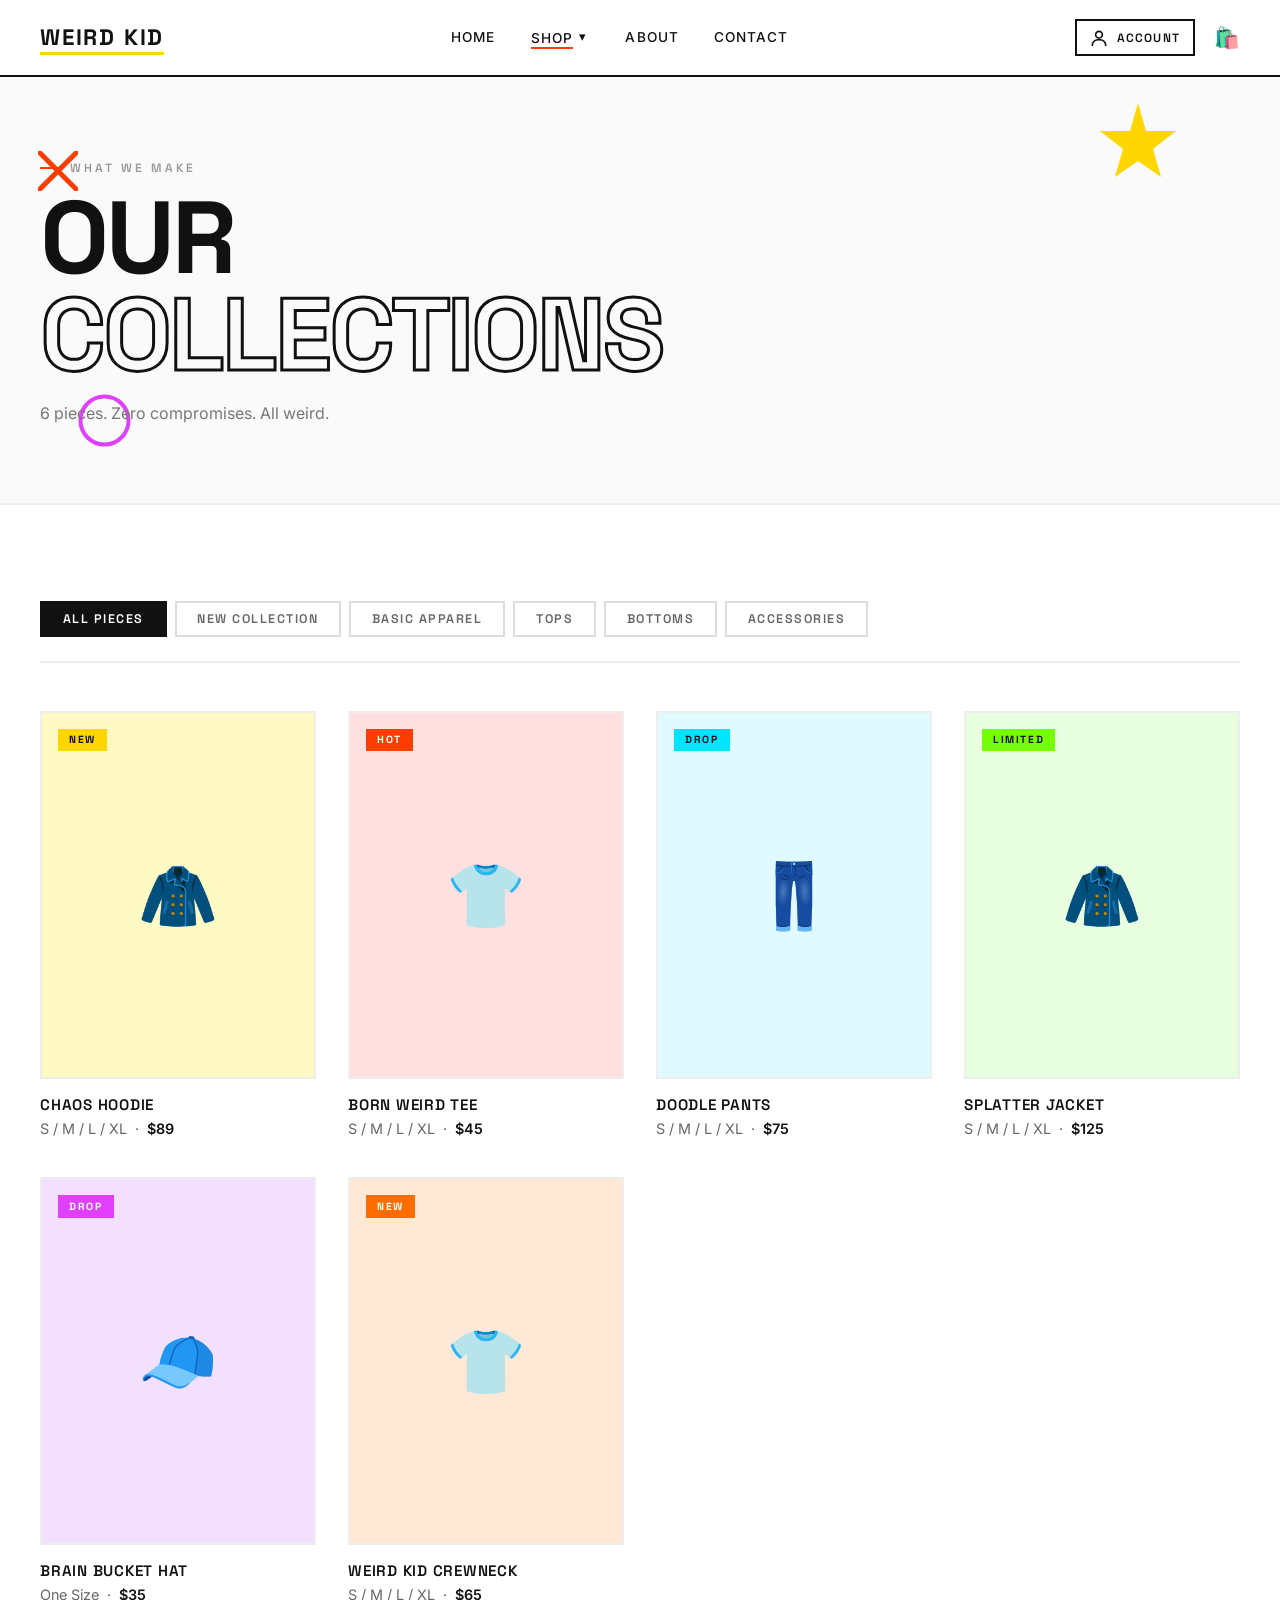
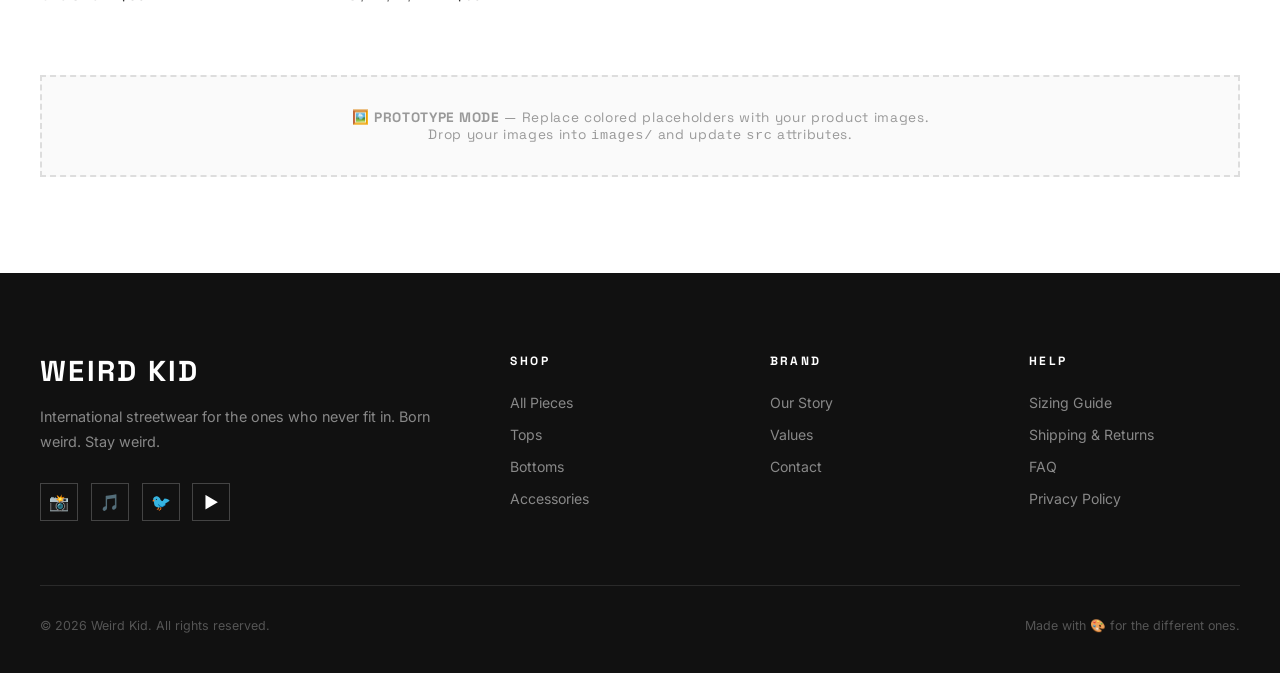
<file: collections.html>
<!DOCTYPE html>
<html lang="en">
<head>
  <meta charset="UTF-8" />
  <meta name="viewport" content="width=device-width, initial-scale=1.0" />
  <script>document.documentElement.classList.add('js');</script>
  <title>Collections — WEIRD KID</title>
  <meta name="description" content="Shop Weird Kid collections — hoodies, tees, pants, accessories and more." />
  <meta property="og:type" content="website" />
  <meta property="og:site_name" content="WEIRD KID" />
  <meta property="og:title" content="Collections — WEIRD KID" />
  <meta property="og:description" content="Shop Weird Kid collections — hoodies, tees, pants, accessories and more." />
  <meta name="twitter:card" content="summary" />
  <link rel="preconnect" href="https://fonts.googleapis.com" />
  <link rel="preconnect" href="https://fonts.gstatic.com" crossorigin />
  <link rel="stylesheet" href="https://fonts.googleapis.com/css2?family=Space+Grotesk:wght@300;400;500;600;700&family=Inter:wght@300;400;500;600&display=swap" />
  <link rel="stylesheet" href="css/style.css" />
  <link rel="icon" href="data:image/svg+xml,%3Csvg xmlns='http://www.w3.org/2000/svg' viewBox='0 0 100 100'%3E%3Ctext y='.9em' font-size='90'%3E%F0%9F%8E%A8%3C/text%3E%3C/svg%3E" />
</head>
<body>

  <!-- ===== NAVBAR ===== -->
  <nav class="navbar">
    <a href="index.html" class="navbar-logo">WEIRD KID</a>
    <ul class="navbar-links">
      <li><a href="index.html">Home</a></li>
      <li class="has-menu">
        <a href="collections.html">Shop</a><button type="button" class="nav-caret" aria-expanded="false" aria-controls="shop-mega" aria-label="Open shop menu">&#9662;</button>
        <div class="mega-wrap"><div class="mega" id="shop-mega">
          <div class="mega-col">
            <p class="mega-title">Shop by drop</p>
            <a href="collections.html?filter=new"><span class="mega-dot" style="background:var(--yellow)"></span>New Collection</a>
            <a href="collections.html?filter=basics"><span class="mega-dot" style="background:var(--cyan)"></span>Basic Apparel</a>
          </div>
          <div class="mega-col">
            <p class="mega-title">Shop by type</p>
            <a href="collections.html?filter=tops">Tops</a>
            <a href="collections.html?filter=bottoms">Bottoms</a>
            <a href="collections.html?filter=accessories">Accessories</a>
          </div>
          <a class="mega-feature" href="collections.html">
            <span>All Pieces</span><small>See everything we've got &rarr;</small>
          </a>
        </div></div>
      </li>
      <li><a href="about.html">About</a></li>
      <li><a href="contact.html">Contact</a></li>
    </ul>
    <div class="navbar-right">
      <button type="button" class="nav-account" data-account-open aria-haspopup="dialog">
        <svg width="20" height="20" viewBox="0 0 24 24" fill="none" stroke="currentColor" stroke-width="2" stroke-linecap="round" aria-hidden="true"><circle cx="12" cy="8" r="4"/><path d="M4 21c0-4.4 3.6-7 8-7s8 2.6 8 7"/></svg>
        <span class="nav-account-label">Account</span>
      </button>
      <a class="nav-bag" href="collections.html" title="Shop" aria-label="Shop">🛍️</a>
      <button class="hamburger" aria-label="Menu" aria-expanded="false" aria-controls="mobile-menu">
        <span></span><span></span><span></span>
      </button>
    </div>
  </nav>
  <div class="mobile-menu" id="mobile-menu">
    <a href="index.html">Home</a>
    <div class="mm-group">
      <button type="button" class="mm-toggle" aria-expanded="false">Shop <span aria-hidden="true">+</span></button>
      <div class="mm-sub">
        <a href="collections.html">All Pieces</a>
        <a href="collections.html?filter=new">New Collection</a>
        <a href="collections.html?filter=basics">Basic Apparel</a>
        <a href="collections.html?filter=tops">Tops</a>
        <a href="collections.html?filter=bottoms">Bottoms</a>
        <a href="collections.html?filter=accessories">Accessories</a>
      </div>
    </div>
    <a href="about.html">About</a>
    <a href="contact.html">Contact</a>
    <button type="button" class="mm-account" data-account-open>Sign in / Create account</button>
  </div>

  <!-- ===== PAGE HERO ===== -->
  <section class="page-hero" style="background:#fafafa; border-bottom: 2px solid #eee;">

    <!-- Doodles -->
    <div class="doodle d-spin" style="top:20%; right:8%;">
      <svg width="80" height="80" viewBox="0 0 80 80"><polygon points="40,2 48,30 78,30 55,48 63,76 40,60 17,76 25,48 2,30 32,30" fill="#FFD600"/></svg>
    </div>
    <div class="doodle d-float" style="bottom:10%; left:6%;">
      <svg width="55" height="55" viewBox="0 0 55 55"><circle cx="27.5" cy="27.5" r="24" fill="none" stroke="#E040FB" stroke-width="4"/></svg>
    </div>
    <div class="doodle d-wiggle" style="top:30%; left:3%;">
      <svg width="40" height="40" viewBox="0 0 40 40"><line x1="0" y1="0" x2="40" y2="40" stroke="#FF3D00" stroke-width="5" stroke-linecap="round"/><line x1="40" y1="0" x2="0" y2="40" stroke="#FF3D00" stroke-width="5" stroke-linecap="round"/></svg>
    </div>

    <div style="max-width:1300px; margin:0 auto; position:relative; z-index:2;">
      <p class="section-label fade-in fade-in-1">What we make</p>
      <h1 class="fade-in fade-in-2">
        Our<br><span style="-webkit-text-stroke:3px #111; color:transparent;">Collections</span>
      </h1>
      <p class="page-hero-sub fade-in fade-in-3">6 pieces. Zero compromises. All weird.</p>
    </div>
  </section>

  <!-- ===== COLLECTIONS ===== -->
  <div class="section">
    
    <!-- Filter Bar -->
    <div class="filter-bar reveal">
      <button class="filter-btn active" data-filter="all">All Pieces</button>
      <button class="filter-btn" data-filter="new">New Collection</button>
      <button class="filter-btn" data-filter="basics">Basic Apparel</button>
      <button class="filter-btn" data-filter="tops">Tops</button>
      <button class="filter-btn" data-filter="bottoms">Bottoms</button>
      <button class="filter-btn" data-filter="accessories">Accessories</button>
    </div>

    <!-- Product Grid -->
    <div class="product-grid">

      <!-- 1 -->
      <a href="#" class="product-card reveal" data-category="tops new">
        <div class="product-card-img">
          <div class="product-placeholder" style="background:#FFF9C4;">🧥</div>
          <div class="product-tag" style="background:#FFD600; color:#111;">NEW</div>
        </div>
        <div class="product-card-info">
          <div class="product-card-name">Chaos Hoodie</div>
          <div class="product-card-price">S / M / L / XL &nbsp;·&nbsp; <strong>$89</strong></div>
        </div>
      </a>

      <!-- 2 -->
      <a href="#" class="product-card reveal" data-category="tops basics">
        <div class="product-card-img">
          <div class="product-placeholder" style="background:#FFE0E0;">👕</div>
          <div class="product-tag" style="background:#FF3D00; color:#fff;">HOT</div>
        </div>
        <div class="product-card-info">
          <div class="product-card-name">Born Weird Tee</div>
          <div class="product-card-price">S / M / L / XL &nbsp;·&nbsp; <strong>$45</strong></div>
        </div>
      </a>

      <!-- 3 -->
      <a href="#" class="product-card reveal" data-category="bottoms new">
        <div class="product-card-img">
          <div class="product-placeholder" style="background:#E0FAFF;">👖</div>
          <div class="product-tag" style="background:#00E5FF; color:#111;">DROP</div>
        </div>
        <div class="product-card-info">
          <div class="product-card-name">Doodle Pants</div>
          <div class="product-card-price">S / M / L / XL &nbsp;·&nbsp; <strong>$75</strong></div>
        </div>
      </a>

      <!-- 4 -->
      <a href="#" class="product-card reveal" data-category="tops new">
        <div class="product-card-img">
          <div class="product-placeholder" style="background:#E8FFE0;">🧥</div>
          <div class="product-tag" style="background:#76FF03; color:#111;">LIMITED</div>
        </div>
        <div class="product-card-info">
          <div class="product-card-name">Splatter Jacket</div>
          <div class="product-card-price">S / M / L / XL &nbsp;·&nbsp; <strong>$125</strong></div>
        </div>
      </a>

      <!-- 5 -->
      <a href="#" class="product-card reveal" data-category="accessories new">
        <div class="product-card-img">
          <div class="product-placeholder" style="background:#F3E0FF;">🧢</div>
          <div class="product-tag" style="background:#E040FB; color:#fff;">DROP</div>
        </div>
        <div class="product-card-info">
          <div class="product-card-name">Brain Bucket Hat</div>
          <div class="product-card-price">One Size &nbsp;·&nbsp; <strong>$35</strong></div>
        </div>
      </a>

      <!-- 6 -->
      <a href="#" class="product-card reveal" data-category="tops basics">
        <div class="product-card-img">
          <div class="product-placeholder" style="background:#FFE8D6;">👕</div>
          <div class="product-tag" style="background:#FF6D00; color:#fff;">NEW</div>
        </div>
        <div class="product-card-info">
          <div class="product-card-name">Weird Kid Crewneck</div>
          <div class="product-card-price">S / M / L / XL &nbsp;·&nbsp; <strong>$65</strong></div>
        </div>
      </a>

    </div><!-- /product-grid -->

    <!-- Note for prototype -->
    <div class="reveal" style="margin-top:4rem; padding:2rem; background:#fafafa; border:2px dashed #ddd; text-align:center;">
      <p style="color:#999; font-size:0.85rem; font-family:'Space Grotesk',sans-serif; letter-spacing:0.05em;">
        🖼️ <strong>PROTOTYPE MODE</strong> — Replace colored placeholders with your product images.<br>
        Drop your images into <code>images/</code> and update <code>src</code> attributes.
      </p>
    </div>

  </div><!-- /section -->

  <!-- ===== FOOTER ===== -->
  <footer class="footer">
    <div class="footer-inner">
      <div class="footer-grid">
        <div>
          <div class="footer-brand-name">WEIRD KID</div>
          <p class="footer-desc">International streetwear for the ones who never fit in. Born weird. Stay weird.</p>
          <div class="footer-socials">
            <a href="#" class="social-btn" aria-label="Instagram">📸</a>
            <a href="#" class="social-btn" aria-label="TikTok">🎵</a>
            <a href="#" class="social-btn" aria-label="Twitter/X">🐦</a>
            <a href="#" class="social-btn" aria-label="YouTube">▶️</a>
          </div>
        </div>
        <div class="footer-col">
          <h4>Shop</h4>
          <ul>
            <li><a href="collections.html">All Pieces</a></li>
            <li><a href="collections.html?filter=tops">Tops</a></li>
            <li><a href="collections.html?filter=bottoms">Bottoms</a></li>
            <li><a href="collections.html?filter=accessories">Accessories</a></li>
          </ul>
        </div>
        <div class="footer-col">
          <h4>Brand</h4>
          <ul>
            <li><a href="about.html">Our Story</a></li>
            <li><a href="about.html">Values</a></li>
            <li><a href="contact.html">Contact</a></li>
          </ul>
        </div>
        <div class="footer-col">
          <h4>Help</h4>
          <ul>
            <li><a href="contact.html#faq">Sizing Guide</a></li>
            <li><a href="contact.html#faq">Shipping & Returns</a></li>
            <li><a href="contact.html#faq">FAQ</a></li>
            <li><a href="#">Privacy Policy</a></li>
          </ul>
        </div>
      </div>
      <div class="footer-bottom">
        <span>© <span data-year>2026</span> Weird Kid. All rights reserved.</span>
        <span>Made with 🎨 for the different ones.</span>
      </div>
    </div>
  </footer>

  
  <!-- ===== ACCOUNT MODAL ===== -->
  <div class="acct-overlay" id="acct-overlay" hidden>
    <div class="acct-modal" role="dialog" aria-modal="true" aria-labelledby="acct-title">
      <button type="button" class="acct-close" aria-label="Close">&times;</button>
      <div class="acct-tabs" role="tablist">
        <button type="button" role="tab" class="acct-tab active" data-tab="signin" aria-selected="true">Sign in</button>
        <button type="button" role="tab" class="acct-tab" data-tab="signup" aria-selected="false">Create account</button>
      </div>
      <h2 id="acct-title" class="acct-heading">Welcome back, weirdo.</h2>
      <form class="acct-form" id="acct-form" novalidate>
        <div class="acct-field acct-name" hidden><label for="acct-name">Name</label><input id="acct-name" name="name" autocomplete="name" placeholder="Alex Kim"></div>
        <div class="acct-field"><label for="acct-email">Email</label><input id="acct-email" name="email" type="email" autocomplete="email" placeholder="you@email.com" required></div>
        <div class="acct-field"><label for="acct-pass">Password</label><input id="acct-pass" name="password" type="password" autocomplete="current-password" placeholder="••••••••" required></div>
        <p class="acct-error" role="alert" hidden></p>
        <button type="submit" class="btn acct-submit">Sign in</button>
      </form>
      <div class="acct-done" hidden>
        <p class="acct-done-msg"></p>
        <button type="button" class="btn acct-continue">Keep shopping</button>
        <button type="button" class="acct-signout">Sign out</button>
      </div>
    </div>
  </div>

  <script src="js/main.js"></script>
</body>
</html>
</file>
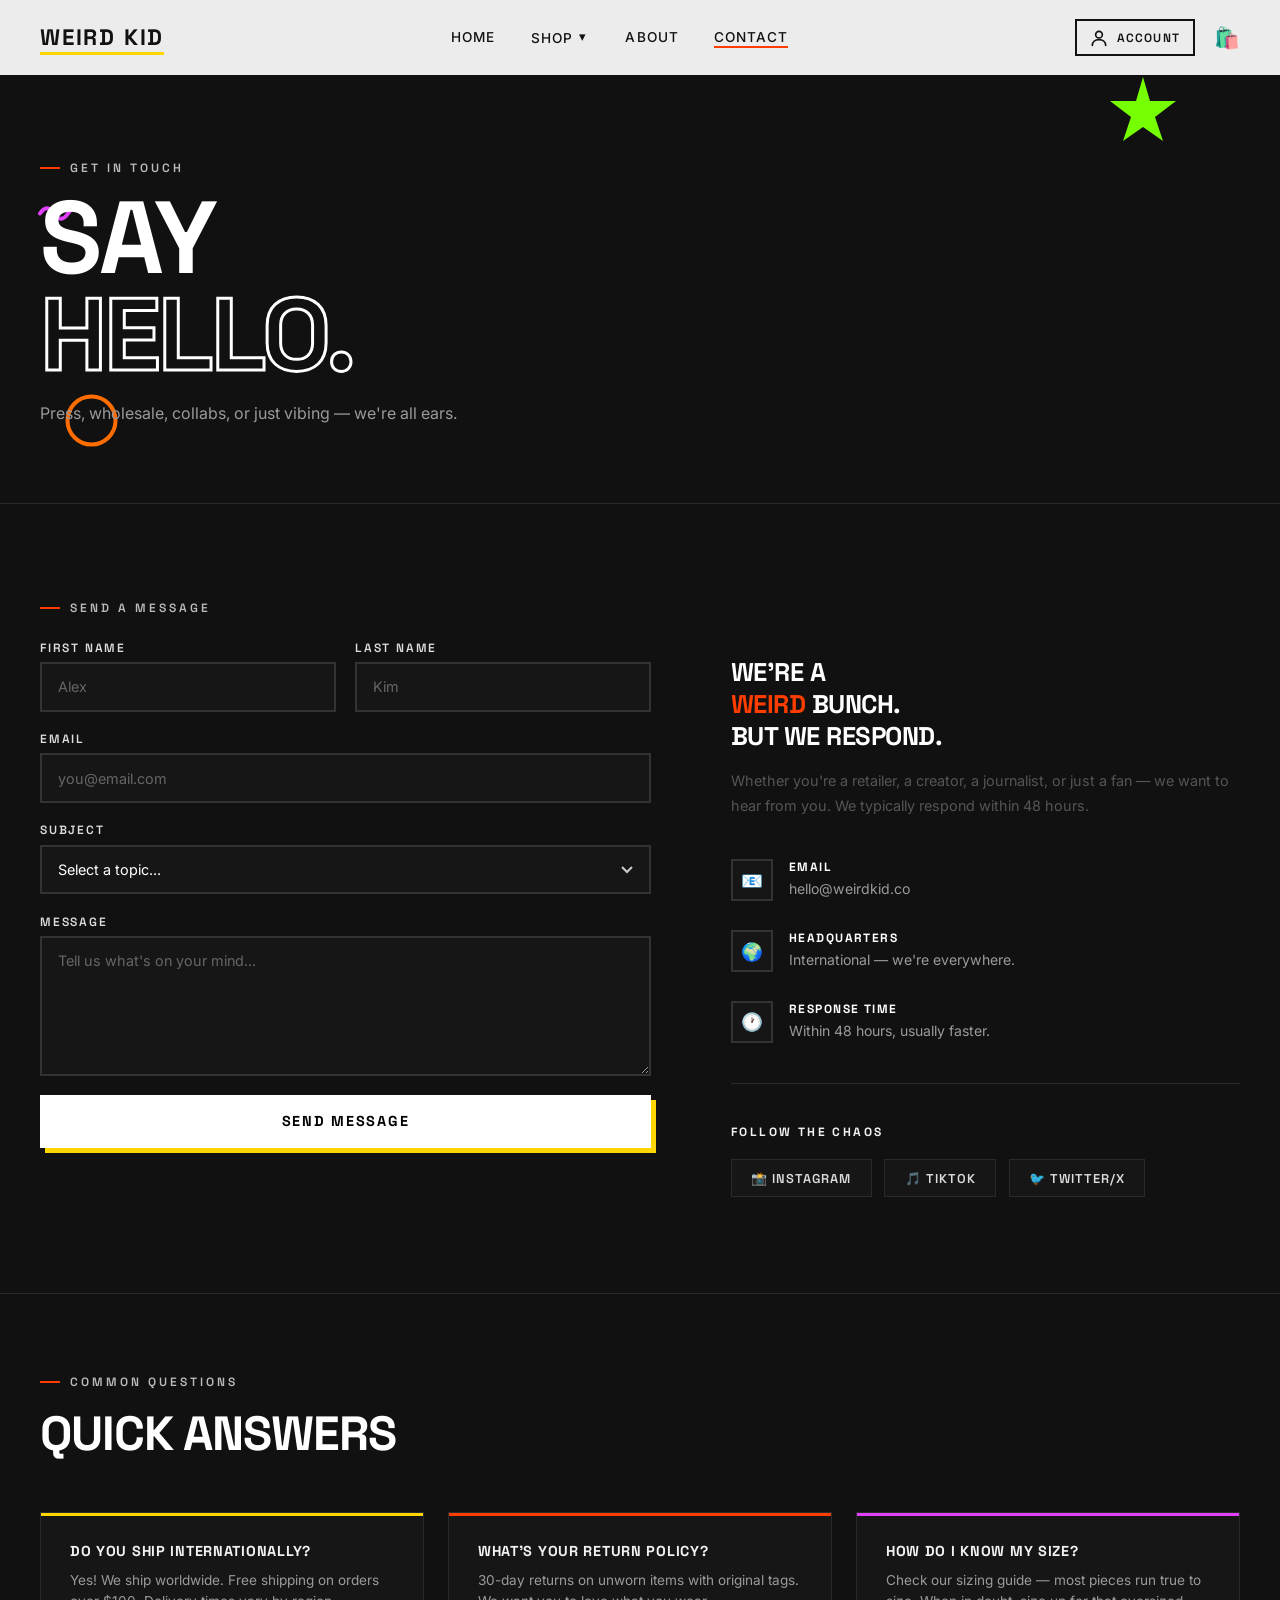
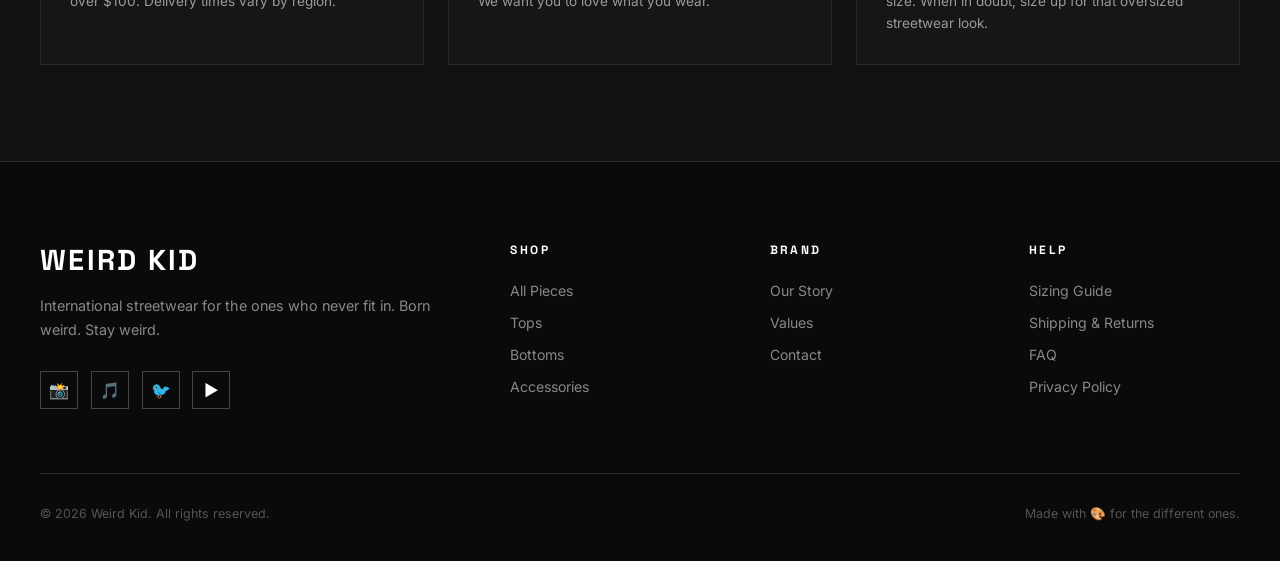
<file: contact.html>
<!DOCTYPE html>
<html lang="en">
<head>
  <meta charset="UTF-8" />
  <meta name="viewport" content="width=device-width, initial-scale=1.0" />
  <script>document.documentElement.classList.add('js');</script>
  <title>Contact — WEIRD KID</title>
  <meta name="description" content="Get in touch with Weird Kid — press, wholesale, collaborations, or just say hi." />
  <meta property="og:type" content="website" />
  <meta property="og:site_name" content="WEIRD KID" />
  <meta property="og:title" content="Contact — WEIRD KID" />
  <meta property="og:description" content="Get in touch with Weird Kid — press, wholesale, collaborations, or just say hi." />
  <meta name="twitter:card" content="summary" />
  <link rel="preconnect" href="https://fonts.googleapis.com" />
  <link rel="preconnect" href="https://fonts.gstatic.com" crossorigin />
  <link rel="stylesheet" href="https://fonts.googleapis.com/css2?family=Space+Grotesk:wght@300;400;500;600;700&family=Inter:wght@300;400;500;600&display=swap" />
  <link rel="stylesheet" href="css/style.css" />
  <link rel="icon" href="data:image/svg+xml,%3Csvg xmlns='http://www.w3.org/2000/svg' viewBox='0 0 100 100'%3E%3Ctext y='.9em' font-size='90'%3E%F0%9F%8E%A8%3C/text%3E%3C/svg%3E" />
</head>
<body class="page-dark">

  <!-- ===== NAVBAR ===== -->
  <nav class="navbar">
    <a href="index.html" class="navbar-logo">WEIRD KID</a>
    <ul class="navbar-links">
      <li><a href="index.html">Home</a></li>
      <li class="has-menu">
        <a href="collections.html">Shop</a><button type="button" class="nav-caret" aria-expanded="false" aria-controls="shop-mega" aria-label="Open shop menu">&#9662;</button>
        <div class="mega-wrap"><div class="mega" id="shop-mega">
          <div class="mega-col">
            <p class="mega-title">Shop by drop</p>
            <a href="collections.html?filter=new"><span class="mega-dot" style="background:var(--yellow)"></span>New Collection</a>
            <a href="collections.html?filter=basics"><span class="mega-dot" style="background:var(--cyan)"></span>Basic Apparel</a>
          </div>
          <div class="mega-col">
            <p class="mega-title">Shop by type</p>
            <a href="collections.html?filter=tops">Tops</a>
            <a href="collections.html?filter=bottoms">Bottoms</a>
            <a href="collections.html?filter=accessories">Accessories</a>
          </div>
          <a class="mega-feature" href="collections.html">
            <span>All Pieces</span><small>See everything we've got &rarr;</small>
          </a>
        </div></div>
      </li>
      <li><a href="about.html">About</a></li>
      <li><a href="contact.html">Contact</a></li>
    </ul>
    <div class="navbar-right">
      <button type="button" class="nav-account" data-account-open aria-haspopup="dialog">
        <svg width="20" height="20" viewBox="0 0 24 24" fill="none" stroke="currentColor" stroke-width="2" stroke-linecap="round" aria-hidden="true"><circle cx="12" cy="8" r="4"/><path d="M4 21c0-4.4 3.6-7 8-7s8 2.6 8 7"/></svg>
        <span class="nav-account-label">Account</span>
      </button>
      <a class="nav-bag" href="collections.html" title="Shop" aria-label="Shop">🛍️</a>
      <button class="hamburger" aria-label="Menu" aria-expanded="false" aria-controls="mobile-menu">
        <span></span><span></span><span></span>
      </button>
    </div>
  </nav>
  <div class="mobile-menu" id="mobile-menu">
    <a href="index.html">Home</a>
    <div class="mm-group">
      <button type="button" class="mm-toggle" aria-expanded="false">Shop <span aria-hidden="true">+</span></button>
      <div class="mm-sub">
        <a href="collections.html">All Pieces</a>
        <a href="collections.html?filter=new">New Collection</a>
        <a href="collections.html?filter=basics">Basic Apparel</a>
        <a href="collections.html?filter=tops">Tops</a>
        <a href="collections.html?filter=bottoms">Bottoms</a>
        <a href="collections.html?filter=accessories">Accessories</a>
      </div>
    </div>
    <a href="about.html">About</a>
    <a href="contact.html">Contact</a>
    <button type="button" class="mm-account" data-account-open>Sign in / Create account</button>
  </div>

  <!-- ===== PAGE HERO ===== -->
  <section class="page-hero" style="border-bottom:1px solid #2a2a2a;">

    <div class="doodle d-float" style="top:15%; right:8%;">
      <svg width="70" height="70" viewBox="0 0 70 70"><polygon points="35,2 42,26 68,26 47,42 55,66 35,52 15,66 23,42 2,26 28,26" fill="#76FF03"/></svg>
    </div>
    <div class="doodle d-wiggle" style="bottom:10%; left:5%;">
      <svg width="55" height="55" viewBox="0 0 55 55"><circle cx="27.5" cy="27.5" r="24" fill="none" stroke="#FF6D00" stroke-width="4"/></svg>
    </div>
    <div class="doodle d-float-r" style="top:40%; left:3%;">
      <svg width="45" height="25" viewBox="0 0 45 25" fill="none"><path d="M2,12.5 Q9,2 16,12.5 Q23,23 30,12.5 Q37,2 44,12.5" stroke="#E040FB" stroke-width="4" stroke-linecap="round"/></svg>
    </div>

    <div style="max-width:1300px; margin:0 auto; position:relative; z-index:2;">
      <p class="section-label fade-in fade-in-1">Get in touch</p>
      <h1 class="fade-in fade-in-2">
        Say<br>
        <span style="-webkit-text-stroke:3px #fff; color:transparent;">Hello.</span>
      </h1>
      <p class="page-hero-sub fade-in fade-in-3">Press, wholesale, collabs, or just vibing — we're all ears.</p>
    </div>
  </section>

  <!-- ===== CONTACT CONTENT ===== -->
  <div class="section">
    <div class="contact-grid">

      <!-- Form -->
      <div class="reveal">
        <p class="section-label" style="margin-bottom:1.5rem;">Send a message</p>
        <form class="contact-form-wrap">

          <div style="display:grid; grid-template-columns:1fr 1fr; gap:1.2rem;">
            <div class="form-group">
              <label for="fname">First Name</label>
              <input type="text" id="fname" name="fname" autocomplete="given-name" placeholder="Alex" required />
            </div>
            <div class="form-group">
              <label for="lname">Last Name</label>
              <input type="text" id="lname" name="lname" autocomplete="family-name" placeholder="Kim" required />
            </div>
          </div>

          <div class="form-group">
            <label for="email">Email</label>
            <input type="email" id="email" name="email" autocomplete="email" placeholder="you@email.com" required />
          </div>

          <div class="form-group">
            <label for="subject">Subject</label>
            <select id="subject" name="subject">
              <option value="">Select a topic...</option>
              <option value="general">General Inquiry</option>
              <option value="wholesale">Wholesale / Stockist</option>
              <option value="collab">Collaboration / Press</option>
              <option value="order">Order Support</option>
              <option value="other">Other</option>
            </select>
          </div>

          <div class="form-group">
            <label for="message">Message</label>
            <textarea id="message" name="message" placeholder="Tell us what's on your mind..." required></textarea>
          </div>

          <button type="submit" class="btn" style="width:100%; text-align:center;">Send Message</button>
        </form>
      </div>

      <!-- Contact Info -->
      <div class="reveal" style="padding-top:3.5rem;">
        <h3 class="contact-info" style="font-size:1.6rem; text-transform:uppercase; letter-spacing:-0.02em; margin-bottom:1rem;">We're a<br><span class="text-red">weird</span> bunch.<br>But we respond.</h3>
        <p style="color:#555; font-size:0.9rem; line-height:1.8; margin-bottom:2.5rem;">
          Whether you're a retailer, a creator, a journalist, or just a fan — 
          we want to hear from you. We typically respond within 48 hours.
        </p>

        <div class="contact-detail">
          <div class="contact-icon">📧</div>
          <div>
            <h4>Email</h4>
            <p>hello@weirdkid.co</p>
          </div>
        </div>

        <div class="contact-detail">
          <div class="contact-icon">🌍</div>
          <div>
            <h4>Headquarters</h4>
            <p>International — we're everywhere.</p>
          </div>
        </div>

        <div class="contact-detail">
          <div class="contact-icon">🕐</div>
          <div>
            <h4>Response Time</h4>
            <p>Within 48 hours, usually faster.</p>
          </div>
        </div>

        <!-- Divider -->
        <div style="margin:2.5rem 0; border-top:1px solid #2a2a2a;"></div>

        <!-- Social Links -->
        <p style="font-family:'Space Grotesk',sans-serif; font-weight:700; font-size:0.75rem; letter-spacing:0.2em; text-transform:uppercase; margin-bottom:1.2rem;">Follow the Chaos</p>
        <div style="display:flex; gap:0.8rem; flex-wrap:wrap;">
          <a href="#" style="display:flex; align-items:center; gap:0.5rem; padding:0.6rem 1.2rem; border:1px solid #2a2a2a; background:#161616; text-decoration:none; color:#ddd; font-family:'Space Grotesk',sans-serif; font-weight:600; font-size:0.8rem; letter-spacing:0.08em; text-transform:uppercase; transition:all 0.2s;" onmouseover="this.style.borderColor='#FFD600'" onmouseout="this.style.borderColor='#2a2a2a'">📸 Instagram</a>
          <a href="#" style="display:flex; align-items:center; gap:0.5rem; padding:0.6rem 1.2rem; border:1px solid #2a2a2a; background:#161616; text-decoration:none; color:#ddd; font-family:'Space Grotesk',sans-serif; font-weight:600; font-size:0.8rem; letter-spacing:0.08em; text-transform:uppercase; transition:all 0.2s;" onmouseover="this.style.borderColor='#FFD600'" onmouseout="this.style.borderColor='#2a2a2a'">🎵 TikTok</a>
          <a href="#" style="display:flex; align-items:center; gap:0.5rem; padding:0.6rem 1.2rem; border:1px solid #2a2a2a; background:#161616; text-decoration:none; color:#ddd; font-family:'Space Grotesk',sans-serif; font-weight:600; font-size:0.8rem; letter-spacing:0.08em; text-transform:uppercase; transition:all 0.2s;" onmouseover="this.style.borderColor='#FFD600'" onmouseout="this.style.borderColor='#2a2a2a'">🐦 Twitter/X</a>
        </div>
      </div>

    </div><!-- /contact-grid -->
  </div><!-- /section -->

  <!-- ===== FAQ STRIP ===== -->
  <div class="section" id="faq" style="border-top:1px solid #2a2a2a; padding-top:5rem;">
    <div class="reveal">
      <p class="section-label">Common questions</p>
      <h2 class="section-title">Quick Answers</h2>
    </div>

    <div style="display:grid; grid-template-columns:repeat(auto-fill,minmax(300px,1fr)); gap:1.5rem;" class="reveal">

      <div style="padding:1.8rem; border:1px solid #2a2a2a; background:#161616; position:relative; overflow:hidden;">
        <div style="position:absolute; top:0; left:0; right:0; height:3px; background:#FFD600;"></div>
        <div style="font-family:'Space Grotesk',sans-serif; font-weight:700; font-size:0.9rem; text-transform:uppercase; letter-spacing:0.05em; margin-bottom:0.6rem;">Do you ship internationally?</div>
        <p style="font-size:0.85rem; color:#9a9a9a; line-height:1.6;">Yes! We ship worldwide. Free shipping on orders over $100. Delivery times vary by region.</p>
      </div>

      <div style="padding:1.8rem; border:1px solid #2a2a2a; background:#161616; position:relative; overflow:hidden;">
        <div style="position:absolute; top:0; left:0; right:0; height:3px; background:#FF3D00;"></div>
        <div style="font-family:'Space Grotesk',sans-serif; font-weight:700; font-size:0.9rem; text-transform:uppercase; letter-spacing:0.05em; margin-bottom:0.6rem;">What's your return policy?</div>
        <p style="font-size:0.85rem; color:#9a9a9a; line-height:1.6;">30-day returns on unworn items with original tags. We want you to love what you wear.</p>
      </div>

      <div style="padding:1.8rem; border:1px solid #2a2a2a; background:#161616; position:relative; overflow:hidden;">
        <div style="position:absolute; top:0; left:0; right:0; height:3px; background:#E040FB;"></div>
        <div style="font-family:'Space Grotesk',sans-serif; font-weight:700; font-size:0.9rem; text-transform:uppercase; letter-spacing:0.05em; margin-bottom:0.6rem;">How do I know my size?</div>
        <p style="font-size:0.85rem; color:#9a9a9a; line-height:1.6;">Check our sizing guide — most pieces run true to size. When in doubt, size up for that oversized streetwear look.</p>
      </div>

    </div>
  </div>

  <!-- ===== FOOTER ===== -->
  <footer class="footer">
    <div class="footer-inner">
      <div class="footer-grid">
        <div>
          <div class="footer-brand-name">WEIRD KID</div>
          <p class="footer-desc">International streetwear for the ones who never fit in. Born weird. Stay weird.</p>
          <div class="footer-socials">
            <a href="#" class="social-btn" aria-label="Instagram">📸</a>
            <a href="#" class="social-btn" aria-label="TikTok">🎵</a>
            <a href="#" class="social-btn" aria-label="Twitter/X">🐦</a>
            <a href="#" class="social-btn" aria-label="YouTube">▶️</a>
          </div>
        </div>
        <div class="footer-col">
          <h4>Shop</h4>
          <ul>
            <li><a href="collections.html">All Pieces</a></li>
            <li><a href="collections.html?filter=tops">Tops</a></li>
            <li><a href="collections.html?filter=bottoms">Bottoms</a></li>
            <li><a href="collections.html?filter=accessories">Accessories</a></li>
          </ul>
        </div>
        <div class="footer-col">
          <h4>Brand</h4>
          <ul>
            <li><a href="about.html">Our Story</a></li>
            <li><a href="about.html">Values</a></li>
            <li><a href="contact.html">Contact</a></li>
          </ul>
        </div>
        <div class="footer-col">
          <h4>Help</h4>
          <ul>
            <li><a href="contact.html#faq">Sizing Guide</a></li>
            <li><a href="contact.html#faq">Shipping & Returns</a></li>
            <li><a href="contact.html#faq">FAQ</a></li>
            <li><a href="#">Privacy Policy</a></li>
          </ul>
        </div>
      </div>
      <div class="footer-bottom">
        <span>© <span data-year>2026</span> Weird Kid. All rights reserved.</span>
        <span>Made with 🎨 for the different ones.</span>
      </div>
    </div>
  </footer>

  
  <!-- ===== ACCOUNT MODAL ===== -->
  <div class="acct-overlay" id="acct-overlay" hidden>
    <div class="acct-modal" role="dialog" aria-modal="true" aria-labelledby="acct-title">
      <button type="button" class="acct-close" aria-label="Close">&times;</button>
      <div class="acct-tabs" role="tablist">
        <button type="button" role="tab" class="acct-tab active" data-tab="signin" aria-selected="true">Sign in</button>
        <button type="button" role="tab" class="acct-tab" data-tab="signup" aria-selected="false">Create account</button>
      </div>
      <h2 id="acct-title" class="acct-heading">Welcome back, weirdo.</h2>
      <form class="acct-form" id="acct-form" novalidate>
        <div class="acct-field acct-name" hidden><label for="acct-name">Name</label><input id="acct-name" name="name" autocomplete="name" placeholder="Alex Kim"></div>
        <div class="acct-field"><label for="acct-email">Email</label><input id="acct-email" name="email" type="email" autocomplete="email" placeholder="you@email.com" required></div>
        <div class="acct-field"><label for="acct-pass">Password</label><input id="acct-pass" name="password" type="password" autocomplete="current-password" placeholder="••••••••" required></div>
        <p class="acct-error" role="alert" hidden></p>
        <button type="submit" class="btn acct-submit">Sign in</button>
      </form>
      <div class="acct-done" hidden>
        <p class="acct-done-msg"></p>
        <button type="button" class="btn acct-continue">Keep shopping</button>
        <button type="button" class="acct-signout">Sign out</button>
      </div>
    </div>
  </div>

  <script src="js/main.js"></script>
</body>
</html>
</file>
<file: css/style.css>
/* ===== CSS VARIABLES ===== */
:root {
  --red: #FF3D00;
  --yellow: #FFD600;
  --cyan: #00E5FF;
  --green: #76FF03;
  --purple: #E040FB;
  --orange: #FF6D00;
  --black: #111111;
  --white: #FFFFFF;
  --gray: #f5f5f5;
}

/* ===== RESET ===== */
*, *::before, *::after {
  box-sizing: border-box;
  margin: 0;
  padding: 0;
}

html { scroll-behavior: smooth; scroll-padding-top: 90px; }

body {
  background: var(--white);
  color: var(--black);
  font-family: 'Inter', sans-serif;
  overflow-x: hidden;
}

h1, h2, h3, h4, h5, h6 {
  font-family: 'Space Grotesk', sans-serif;
  font-weight: 700;
}

a { color: inherit; }

/* ===== NAVBAR ===== */
.navbar {
  position: fixed;
  top: 0; left: 0; right: 0;
  z-index: 1000;
  display: flex;
  align-items: center;
  justify-content: space-between;
  padding: 1.2rem 2.5rem;
  background: rgba(255, 255, 255, 0.92);
  backdrop-filter: blur(12px);
  border-bottom: 2px solid var(--black);
}

.navbar-logo {
  font-family: 'Space Grotesk', sans-serif;
  font-weight: 700;
  font-size: 1.4rem;
  letter-spacing: 0.08em;
  text-decoration: none;
  color: var(--black);
  position: relative;
  display: inline-block;
}

.navbar-logo::after {
  content: '';
  position: absolute;
  bottom: -3px; left: 0;
  width: 100%; height: 3px;
  background: var(--yellow);
}

.navbar-links {
  display: flex;
  gap: 2.2rem;
  list-style: none;
}

.navbar-links a {
  text-decoration: none;
  color: var(--black);
  font-weight: 500;
  font-size: 0.85rem;
  letter-spacing: 0.08em;
  text-transform: uppercase;
  position: relative;
  transition: color 0.2s;
}

.navbar-links a::after {
  content: '';
  position: absolute;
  bottom: -3px; left: 0;
  width: 0; height: 2px;
  background: var(--red);
  transition: width 0.3s;
}

.navbar-links a:hover::after,
.navbar-links a.active::after { width: 100%; }

.navbar-right {
  display: flex;
  align-items: center;
  gap: 1.2rem;
}

.nav-bag {
  font-size: 1.3rem;
  cursor: pointer;
  transition: transform 0.2s;
  text-decoration: none;
}
.nav-bag:hover { transform: scale(1.2) rotate(-10deg); }

.hamburger {
  display: none;
  flex-direction: column;
  gap: 5px;
  cursor: pointer;
  background: none;
  border: none;
  padding: 4px;
}
.hamburger span {
  display: block;
  width: 24px; height: 2px;
  background: var(--black);
  transition: all 0.3s;
}

.mobile-menu {
  display: none;
  position: fixed;
  top: var(--nav-h, 70px); left: 0; right: 0;
  background: white;
  border-bottom: 2px solid var(--black);
  padding: 1.5rem 2.5rem;
  z-index: 999;
  flex-direction: column;
  gap: 1.2rem;
}
.mobile-menu a {
  text-decoration: none;
  color: var(--black);
  font-family: 'Space Grotesk', sans-serif;
  font-weight: 600;
  font-size: 1.1rem;
  text-transform: uppercase;
  letter-spacing: 0.08em;
}
.mobile-menu.open { display: flex; }
.mobile-menu a.active { color: var(--red); }

/* ===== BUTTONS ===== */
/* Offset shadow is a real box-shadow (the old ::after sat behind dark sections) */
.btn {
  --btn-shadow: var(--yellow);
  display: inline-block;
  padding: 0.95rem 2.5rem;
  background: var(--black);
  color: var(--white);
  font-family: 'Space Grotesk', sans-serif;
  font-weight: 700;
  font-size: 0.9rem;
  letter-spacing: 0.12em;
  text-transform: uppercase;
  text-decoration: none;
  border: 2px solid var(--black);
  box-shadow: 5px 5px 0 var(--btn-shadow);
  transition: transform 0.2s, box-shadow 0.2s;
  cursor: pointer;
}
.btn:hover { transform: translate(-3px, -3px); box-shadow: 8px 8px 0 var(--btn-shadow); }
.btn:active { transform: translate(0, 0); box-shadow: 5px 5px 0 var(--btn-shadow); }

.btn-outline {
  --btn-shadow: var(--cyan);
  background: transparent;
  color: var(--black);
}

.btn-red { --btn-shadow: var(--black); background: var(--red); border-color: var(--red); }

/* ===== DOODLE ANIMATIONS ===== */
@keyframes float {
  0%, 100% { transform: translateY(0) rotate(0deg); }
  50% { transform: translateY(-18px) rotate(8deg); }
}
@keyframes float-r {
  0%, 100% { transform: translateY(0) rotate(0deg); }
  50% { transform: translateY(14px) rotate(-8deg); }
}
@keyframes spin-slow {
  from { transform: rotate(0deg); }
  to { transform: rotate(360deg); }
}
@keyframes wiggle {
  0%, 100% { transform: rotate(-6deg); }
  50% { transform: rotate(6deg); }
}
@keyframes pulse-s {
  0%, 100% { transform: scale(1); }
  50% { transform: scale(1.15); }
}

.d-float { animation: float 4s ease-in-out infinite; }
.d-float-r { animation: float-r 3.5s ease-in-out infinite; }
.d-spin { animation: spin-slow 10s linear infinite; }
.d-wiggle { animation: wiggle 2.5s ease-in-out infinite; }
.d-pulse { animation: pulse-s 2.5s ease-in-out infinite; }
.d-float-slow { animation: float 6s ease-in-out infinite; }

.doodle {
  position: absolute;
  pointer-events: none;
  user-select: none;
}

/* ===== HERO ===== */
.hero {
  min-height: 100vh;
  display: flex;
  flex-direction: column;
  align-items: center;
  justify-content: center;
  text-align: center;
  padding: 9rem 2rem 5rem;
  position: relative;
  overflow: hidden;
}

.hero-eyebrow {
  font-size: 0.8rem;
  font-family: 'Space Grotesk', sans-serif;
  font-weight: 600;
  letter-spacing: 0.25em;
  text-transform: uppercase;
  color: #888;
  margin-bottom: 1.5rem;
  position: relative;
  z-index: 2;
  display: flex;
  align-items: center;
  gap: 0.8rem;
}
.hero-eyebrow::before,
.hero-eyebrow::after {
  content: '';
  display: inline-block;
  width: 30px; height: 2px;
  background: #bbb;
}

.hero-title {
  font-size: clamp(3.5rem, 11vw, 10rem);
  line-height: 0.95;
  letter-spacing: -0.03em;
  text-transform: uppercase;
  margin-bottom: 2rem;
  position: relative;
  z-index: 2;
}

.hero-title .outline-text {
  -webkit-text-stroke: 3px var(--black);
  color: transparent;
}

.hero-subtitle {
  font-size: 1rem;
  color: #666;
  margin-bottom: 3rem;
  font-weight: 400;
  z-index: 2;
  position: relative;
  max-width: 400px;
  line-height: 1.6;
}

.hero-cta {
  display: flex;
  gap: 1rem;
  position: relative;
  z-index: 2;
  flex-wrap: wrap;
  justify-content: center;
}

/* Blurred doodle wallpaper behind the hero headline */
.hero-doodle-bg {
  position: absolute;
  inset: -30px;
  z-index: 0;
  pointer-events: none;
  background: url('../images/doodle-bg.svg') center / 560px 560px repeat;
  filter: blur(2px);
  opacity: 0.55;
  animation: doodle-drift 90s linear infinite;
}
@keyframes doodle-drift { to { background-position: 560px 560px; } }

/* ===== HERO STICKY NOTES (New Collection / Basic Apparel) ===== */
.hero-notes {
  position: absolute;
  inset: 0;
  z-index: 3;
  pointer-events: none;           /* only the notes themselves catch the mouse */
}
.hero-note {
  --r: -5deg; --rx: 0deg; --ry: 0deg;
  position: absolute;
  box-sizing: border-box;
  width: clamp(130px, 14.5vw, 195px);
  padding: 1.1rem 0.9rem 1.15rem;
  background: var(--yellow);
  color: var(--black);
  text-decoration: none;
  text-align: center;
  pointer-events: auto;
  cursor: pointer;
  transform: perspective(700px) rotate(var(--r)) rotateX(var(--rx)) rotateY(var(--ry));
  box-shadow: 3px 3px 0 rgba(0,0,0,0.18), 7px 10px 20px rgba(0,0,0,0.2);
  transition: transform 0.2s ease-out, box-shadow 0.25s ease, scale 0.25s ease;
  animation: note-in 0.7s cubic-bezier(0.34, 1.56, 0.64, 1) 0.5s backwards,
             note-sway 5s ease-in-out 1.3s infinite;
}
.hero-note-a { left: 2.5vw; top: 20%; }
.hero-note-b { right: 2.5vw; top: 27%; --r: 4deg; background: var(--cyan); animation-delay: 0.75s, 1.8s; }
@keyframes note-in { from { transform: perspective(700px) rotate(var(--r)) scale(0); } }
@keyframes note-sway { 0%, 100% { translate: 0 0; } 50% { translate: 0 -7px; } }

.hero-note:hover,
.hero-note:focus-visible {
  --r: 0deg;
  scale: 1.07;
  z-index: 4;
  box-shadow: 5px 6px 0 rgba(0,0,0,0.2), 12px 18px 30px rgba(0,0,0,0.28);
  outline: none;
}
.hero-note:focus-visible { outline: 3px solid var(--black); outline-offset: 5px; }
.hero-note:active { scale: 0.97; }

/* tape at the top */
.hero-note::before {
  content: '';
  position: absolute;
  top: -12px; left: 50%;
  transform: translateX(-50%);
  width: 58px; height: 22px;
  background: rgba(255, 252, 200, 0.8);
  border: 1px solid rgba(200,175,80,0.45);
  box-shadow: 0 1px 3px rgba(0,0,0,0.18);
}
/* folded corner */
.hero-note::after {
  content: '';
  position: absolute;
  bottom: 0; right: 0;
  border-style: solid;
  border-width: 0 0 22px 22px;
  border-color: transparent transparent rgba(0,0,0,0.16) transparent;
  transition: border-width 0.25s ease;
}
.hero-note:hover::after { border-width: 0 0 34px 34px; }

.note-monster {
  display: block;
  width: 100%;
  height: auto;
  aspect-ratio: 1;
  object-fit: contain;
  margin-bottom: 0.5rem;
  transform-origin: 50% 85%;
}
.hero-note:hover .note-monster { animation: monster-jig 0.5s ease-in-out infinite; }
@keyframes monster-jig {
  0%, 100% { transform: rotate(-6deg) scale(1.05); }
  50%      { transform: rotate(6deg) scale(1.1); }
}
.note-label {
  display: block;
  font-family: 'Space Grotesk', sans-serif;
  font-weight: 700;
  font-size: 0.58rem;
  letter-spacing: 0.26em;
  text-transform: uppercase;
  color: rgba(0,0,0,0.5);
  margin-bottom: 0.35rem;
}
.note-headline {
  display: block;
  font-family: 'Space Grotesk', sans-serif;
  font-weight: 800;
  font-size: clamp(1.05rem, 1.7vw, 1.4rem);
  text-transform: uppercase;
  letter-spacing: -0.02em;
  line-height: 1;
}
.note-sub {
  display: block;
  margin-top: 0.5rem;
  font-family: 'Space Grotesk', sans-serif;
  font-weight: 600;
  font-size: 0.62rem;
  letter-spacing: 0.15em;
  text-transform: uppercase;
  color: rgba(0,0,0,0.55);
}

/* Not enough side room: notes sit in a row under the buttons */
@media (max-width: 1180px) {
  .hero-notes {
    position: relative;
    inset: auto;
    display: flex;
    gap: 1.8rem;
    justify-content: center;
    margin-top: 3.2rem;
    z-index: 2;
  }
  .hero-note { position: static; width: min(160px, 40vw); padding: 0.9rem 0.75rem 1rem; }
}

/* ===== MARQUEE ===== */
.marquee-section {
  background: var(--black);
  color: var(--white);
  padding: 1rem 0;
  overflow: hidden;
  border-top: 2px solid var(--black);
  border-bottom: 2px solid var(--black);
}

.marquee-track {
  display: flex;
  gap: 0;
  animation: marquee-scroll 25s linear infinite;
  white-space: nowrap;
  width: max-content;
}

@keyframes marquee-scroll {
  from { transform: translateX(0); }
  to { transform: translateX(-50%); }
}

.marquee-item {
  font-family: 'Space Grotesk', sans-serif;
  font-weight: 700;
  font-size: 0.85rem;
  letter-spacing: 0.15em;
  text-transform: uppercase;
  display: inline-flex;
  align-items: center;
  gap: 0;
  padding: 0 2rem;
}

.marquee-sep {
  display: inline-block;
  width: 8px; height: 8px;
  border-radius: 50%;
  margin: 0 1.5rem;
  vertical-align: middle;
}

/* ===== SECTIONS ===== */
.section {
  padding: 6rem 2.5rem;
  max-width: 1300px;
  margin: 0 auto;
}

.section-full {
  padding: 6rem 2.5rem;
}

.section-title {
  font-size: clamp(2rem, 5vw, 3rem);
  text-transform: uppercase;
  letter-spacing: -0.02em;
  margin-bottom: 3rem;
}

.section-label {
  font-size: 0.75rem;
  font-family: 'Space Grotesk', sans-serif;
  font-weight: 600;
  letter-spacing: 0.25em;
  text-transform: uppercase;
  color: #999;
  display: flex;
  align-items: center;
  gap: 0.6rem;
  margin-bottom: 0.8rem;
}
.section-label::before {
  content: '';
  display: inline-block;
  width: 20px; height: 2px;
  background: var(--red);
}

/* ===== PRODUCT CARDS ===== */
.product-grid {
  display: grid;
  grid-template-columns: repeat(auto-fill, minmax(270px, 1fr));
  gap: 2rem;
}

.product-card {
  cursor: pointer;
  display: block;
  text-decoration: none;
  color: var(--black);
}

.product-card-img {
  width: 100%;
  aspect-ratio: 3 / 4;
  overflow: hidden;
  position: relative;
  border: 2px solid #eee;
  transition: border-color 0.3s;
}
.product-card:hover .product-card-img { border-color: var(--black); }

.product-card-img img {
  width: 100%; height: 100%;
  object-fit: cover;
  transition: transform 0.5s ease;
}
.product-card:hover .product-card-img img { transform: scale(1.06); }

.product-placeholder {
  width: 100%; height: 100%;
  display: flex;
  align-items: center;
  justify-content: center;
  font-size: 4rem;
  position: relative;
}

.product-card-info {
  padding: 1rem 0 0.5rem;
}
.product-card-name {
  font-family: 'Space Grotesk', sans-serif;
  font-weight: 600;
  font-size: 0.95rem;
  text-transform: uppercase;
  letter-spacing: 0.05em;
  margin-bottom: 0.4rem;
}
.product-card-price {
  font-size: 0.9rem;
  color: #666;
}
.product-card-price strong {
  color: var(--black);
  font-weight: 600;
}

.product-tag {
  position: absolute;
  top: 1rem; left: 1rem;
  font-family: 'Space Grotesk', sans-serif;
  font-weight: 700;
  font-size: 0.65rem;
  letter-spacing: 0.15em;
  text-transform: uppercase;
  padding: 0.3rem 0.7rem;
  z-index: 1;
}

/* ===== MANIFESTO ===== */
.manifesto-section {
  background: var(--black);
  color: var(--white);
  padding: 9rem 2.5rem;
  text-align: center;
  position: relative;
  overflow: hidden;
}

.manifesto-quote {
  font-size: clamp(1.8rem, 4.5vw, 3.5rem);
  font-family: 'Space Grotesk', sans-serif;
  font-weight: 700;
  line-height: 1.25;
  max-width: 900px;
  margin: 0 auto 2.5rem;
  text-transform: uppercase;
  letter-spacing: -0.01em;
}

/* ===== NEWSLETTER ===== */
.newsletter-section {
  background: var(--yellow);
  padding: 5rem 2.5rem;
  text-align: center;
  position: relative;
  overflow: hidden;
}

.newsletter-section h2 {
  font-size: clamp(1.8rem, 4vw, 2.8rem);
  text-transform: uppercase;
  margin-bottom: 0.6rem;
}
.newsletter-section p {
  color: #333;
  margin-bottom: 2.5rem;
  font-size: 1rem;
}

.newsletter-form {
  display: flex;
  max-width: 480px;
  margin: 0 auto;
}
.newsletter-form input {
  flex: 1;
  padding: 1rem 1.2rem;
  border: 2px solid var(--black);
  border-right: none;
  font-family: 'Inter', sans-serif;
  font-size: 0.9rem;
  outline: none;
  background: white;
}
.newsletter-form button {
  padding: 1rem 1.5rem;
  background: var(--black);
  color: var(--white);
  font-family: 'Space Grotesk', sans-serif;
  font-weight: 700;
  font-size: 0.8rem;
  letter-spacing: 0.12em;
  text-transform: uppercase;
  border: 2px solid var(--black);
  cursor: pointer;
  transition: background 0.2s, color 0.2s;
  white-space: nowrap;
}
.newsletter-form button:hover { background: var(--red); border-color: var(--red); }

/* ===== FOOTER ===== */
.footer {
  background: var(--black);
  color: var(--white);
  padding: 5rem 2.5rem 2.5rem;
}

.footer-inner {
  max-width: 1300px;
  margin: 0 auto;
}

.footer-grid {
  display: grid;
  grid-template-columns: 2fr 1fr 1fr 1fr;
  gap: 3rem;
  margin-bottom: 4rem;
}

.footer-brand-name {
  font-family: 'Space Grotesk', sans-serif;
  font-size: 1.8rem;
  font-weight: 700;
  letter-spacing: 0.08em;
  margin-bottom: 1rem;
}
.footer-desc {
  color: #888;
  font-size: 0.9rem;
  line-height: 1.7;
  margin-bottom: 1.8rem;
}
.footer-socials {
  display: flex;
  gap: 0.8rem;
}
.social-btn {
  width: 38px; height: 38px;
  border: 1.5px solid #444;
  display: flex;
  align-items: center;
  justify-content: center;
  font-size: 1rem;
  cursor: pointer;
  transition: all 0.2s;
  text-decoration: none;
  color: white;
}
.social-btn:hover { border-color: var(--yellow); color: var(--yellow); }

.footer-col h4 {
  font-family: 'Space Grotesk', sans-serif;
  font-size: 0.75rem;
  letter-spacing: 0.2em;
  text-transform: uppercase;
  margin-bottom: 1.4rem;
  color: #fff;
}
.footer-col ul {
  list-style: none;
  display: flex;
  flex-direction: column;
  gap: 0.75rem;
}
.footer-col a {
  color: #888;
  text-decoration: none;
  font-size: 0.88rem;
  transition: color 0.2s;
}
.footer-col a:hover { color: var(--yellow); }

.footer-bottom {
  padding-top: 2rem;
  border-top: 1px solid #2a2a2a;
  display: flex;
  justify-content: space-between;
  align-items: center;
  font-size: 0.78rem;
  color: #555;
  flex-wrap: wrap;
  gap: 0.5rem;
}

/* ===== PAGE HERO (inner pages) ===== */
.page-hero {
  padding: 10rem 2.5rem 5rem;
  position: relative;
  overflow: hidden;
}

.page-hero h1 {
  font-size: clamp(3rem, 8vw, 7rem);
  text-transform: uppercase;
  letter-spacing: -0.03em;
  line-height: 0.95;
  position: relative;
  z-index: 2;
}

.page-hero-sub {
  color: #777;
  font-size: 1rem;
  margin-top: 1.2rem;
  position: relative;
  z-index: 2;
}

/* ===== FILTER BAR ===== */
.filter-bar {
  display: flex;
  gap: 0.5rem;
  flex-wrap: wrap;
  margin-bottom: 3rem;
  border-bottom: 2px solid #eee;
  padding-bottom: 1.5rem;
}

.filter-btn {
  padding: 0.5rem 1.3rem;
  border: 2px solid #ddd;
  background: transparent;
  font-family: 'Space Grotesk', sans-serif;
  font-weight: 600;
  font-size: 0.78rem;
  letter-spacing: 0.12em;
  text-transform: uppercase;
  cursor: pointer;
  transition: all 0.2s;
  color: #666;
}
.filter-btn:hover { border-color: var(--black); color: var(--black); }
.filter-btn.active {
  background: var(--black);
  color: var(--white);
  border-color: var(--black);
}

/* ===== ABOUT PAGE ===== */
.about-story {
  display: grid;
  grid-template-columns: 1fr 1fr;
  gap: 5rem;
  align-items: center;
}

.about-img-block {
  aspect-ratio: 1;
  background: var(--gray);
  display: flex;
  align-items: center;
  justify-content: center;
  font-size: 6rem;
  position: relative;
  overflow: hidden;
  border: 2px solid var(--black);
}

.about-text h2 {
  font-size: clamp(1.8rem, 3.5vw, 2.8rem);
  text-transform: uppercase;
  line-height: 1.1;
  margin-bottom: 1.5rem;
  letter-spacing: -0.02em;
}
.about-text p {
  color: #555;
  line-height: 1.8;
  font-size: 0.95rem;
  margin-bottom: 1.2rem;
}

.values-grid {
  display: grid;
  grid-template-columns: repeat(auto-fill, minmax(230px, 1fr));
  gap: 1.5rem;
}

.value-card {
  padding: 2rem 1.8rem;
  border: 2px solid #eee;
  position: relative;
  transition: border-color 0.3s, transform 0.3s;
}
.value-card:hover { border-color: var(--black); transform: translateY(-4px); }
.value-card::before {
  content: '';
  position: absolute;
  top: 0; left: 0; right: 0;
  height: 4px;
}
.value-card:nth-child(1)::before { background: var(--red); }
.value-card:nth-child(2)::before { background: var(--yellow); }
.value-card:nth-child(3)::before { background: var(--cyan); }
.value-card:nth-child(4)::before { background: var(--purple); }

.value-icon { font-size: 2.2rem; margin-bottom: 1rem; }
.value-card h3 {
  font-size: 0.9rem;
  text-transform: uppercase;
  letter-spacing: 0.08em;
  margin-bottom: 0.5rem;
}
.value-card p { font-size: 0.85rem; color: #666; line-height: 1.6; }

/* ===== CONTACT PAGE ===== */
.contact-grid {
  display: grid;
  grid-template-columns: 1.2fr 1fr;
  gap: 5rem;
  align-items: start;
}

.contact-form-wrap { display: flex; flex-direction: column; gap: 1.2rem; }

.form-group { display: flex; flex-direction: column; gap: 0.4rem; }
.form-group label {
  font-family: 'Space Grotesk', sans-serif;
  font-weight: 600;
  font-size: 0.75rem;
  letter-spacing: 0.15em;
  text-transform: uppercase;
}
.form-group input,
.form-group textarea,
.form-group select {
  padding: 0.9rem 1rem;
  border: 2px solid #ddd;
  font-family: 'Inter', sans-serif;
  font-size: 0.9rem;
  outline: none;
  transition: border-color 0.2s;
  background: white;
  appearance: none;
}
.form-group input:focus,
.form-group textarea:focus,
.form-group select:focus { border-color: var(--black); }
.form-group textarea { min-height: 140px; resize: vertical; }
.form-group select {
  cursor: pointer;
  padding-right: 2.5rem;
  background-image: url("data:image/svg+xml,%3Csvg xmlns='http://www.w3.org/2000/svg' width='12' height='8' viewBox='0 0 12 8'%3E%3Cpath d='M1 1l5 5 5-5' fill='none' stroke='%23111' stroke-width='2'/%3E%3C/svg%3E");
  background-repeat: no-repeat;
  background-position: right 1rem center;
}

.contact-detail {
  display: flex;
  align-items: flex-start;
  gap: 1rem;
  margin-bottom: 1.8rem;
}
.contact-icon {
  width: 42px; height: 42px;
  border: 2px solid var(--black);
  display: flex;
  align-items: center;
  justify-content: center;
  font-size: 1.1rem;
  flex-shrink: 0;
}
.contact-detail h4 {
  font-size: 0.75rem;
  text-transform: uppercase;
  letter-spacing: 0.12em;
  margin-bottom: 0.3rem;
}
.contact-detail p { color: #555; font-size: 0.88rem; }

/* ===== SCROLL REVEAL ===== */
@keyframes fadeInUp {
  from { opacity: 0; transform: translateY(35px); }
  to { opacity: 1; transform: translateY(0); }
}

.fade-in { animation: fadeInUp 0.9s ease both; }
.fade-in-1 { animation-delay: 0.1s; }
.fade-in-2 { animation-delay: 0.2s; }
.fade-in-3 { animation-delay: 0.3s; }
.fade-in-4 { animation-delay: 0.4s; }
.fade-in-5 { animation-delay: 0.5s; }

/* Hidden only when JS is running, so content never gets stuck invisible */
.reveal { transition: opacity 0.8s ease, transform 0.8s ease; }
.js .reveal:not(.visible) { opacity: 0; transform: translateY(40px); }
.reveal.visible { opacity: 1; transform: translateY(0); }

/* ===== UTILITY ===== */
.text-red { color: var(--red); }
.text-yellow { color: var(--yellow); }
.text-cyan { color: var(--cyan); }
.text-green { color: var(--green); }
.text-purple { color: var(--purple); }
.text-orange { color: var(--orange); }

/* ===== RESPONSIVE ===== */
@media (max-width: 1024px) {
  .footer-grid { grid-template-columns: 1fr 1fr; }
  .about-story { grid-template-columns: 1fr; gap: 3rem; }
  .contact-grid { grid-template-columns: 1fr; gap: 3rem; }
}

@media (max-width: 768px) {
  .navbar { padding: 1rem 1.5rem; }
  .navbar-links { display: none; }
  .hamburger { display: flex; }
  .navbar-logo { font-size: 1.1rem; }

  .hero { padding: 8rem 1.5rem 4rem; }
  .hero-title { font-size: clamp(2.8rem, 14vw, 5rem); }

  .section { padding: 4rem 1.5rem; }
  .section-full { padding: 4rem 1.5rem; }

  .footer-grid { grid-template-columns: 1fr 1fr; gap: 2rem; }
  .footer-bottom { flex-direction: column; align-items: flex-start; }

  .newsletter-form { flex-direction: column; }
  .newsletter-form input { border-right: 2px solid var(--black); border-bottom: none; }

  .contact-grid { grid-template-columns: 1fr; }
  .about-story { grid-template-columns: 1fr; }
}

@media (max-width: 480px) {
  .footer-grid { grid-template-columns: 1fr; }
  .hero-cta { flex-direction: column; align-items: center; }
}

/* ===== ACCESSIBILITY ===== */
:focus-visible { outline: 3px solid var(--black); outline-offset: 3px; }
.footer :focus-visible,
.manifesto-section :focus-visible,
#intro-overlay :focus-visible { outline-color: var(--yellow); }
.form-group input:focus-visible,
.form-group textarea:focus-visible,
.form-group select:focus-visible,
.newsletter-form input:focus-visible { outline: none; }
.newsletter-form input:focus-visible { box-shadow: inset 0 0 0 2px var(--black); }

@media (prefers-reduced-motion: reduce) {
  html { scroll-behavior: auto; }
  *, *::before, *::after {
    animation-duration: 0.01ms !important;
    animation-iteration-count: 1 !important;
    animation-delay: 0s !important;
    transition-duration: 0.01ms !important;
  }
  .js .reveal:not(.visible) { opacity: 1; transform: none; }
}

/* ===== SKULL HERO (white background) ===== */
.sr-only { position:absolute; width:1px; height:1px; overflow:hidden; clip:rect(0 0 0 0); white-space:nowrap; }
.hero-skull { margin-bottom: 1.5rem; line-height: 0; }
.hero-skull img {
  display: block;
  width: auto;
  height: min(58vh, 560px);
  max-width: 100%;
  margin: 0 auto;
}
@media (max-width: 768px) { .hero-skull img { height: min(45vh, 420px); } }

/* ===== DARK CONTACT PAGE (matches the footer) ===== */
.page-dark { background: #111; color: #f2f2f2; }
.page-dark .page-hero { background: #111; }
.page-dark h1, .page-dark h2, .page-dark h3, .page-dark h4 { color: #fff; }
.page-dark .page-hero-sub, .page-dark .contact-detail p { color: #9a9a9a; }
.page-dark .section-label { color: #bbb; }
.page-dark .form-group label { color: #ddd; }
.page-dark .form-group input,
.page-dark .form-group textarea,
.page-dark .form-group select { background-color: #161616; color: #fff; border-color: #333; }
.page-dark .form-group input::placeholder,
.page-dark .form-group textarea::placeholder { color: #666; }
.page-dark .form-group input:focus,
.page-dark .form-group textarea:focus,
.page-dark .form-group select:focus { border-color: var(--yellow); }
.page-dark .form-group select {
  background-image: url("data:image/svg+xml,%3Csvg xmlns='http://www.w3.org/2000/svg' width='12' height='8' viewBox='0 0 12 8'%3E%3Cpath d='M1 1l5 5 5-5' fill='none' stroke='%23ccc' stroke-width='2'/%3E%3C/svg%3E");
}
.page-dark .contact-icon { border-color: #333; background: #161616; }
.page-dark .btn { background: #fff; color: #000; border-color: #fff; --btn-shadow: var(--yellow); }
.page-dark .footer { background: #0a0a0a; border-top: 1px solid #2a2a2a; }
.page-dark :focus-visible { outline-color: var(--yellow); }

/* ===== SHOP DROPDOWN (mega menu) ===== */
.navbar-links .has-menu { position: relative; display: flex; align-items: center; gap: .15rem; }
.nav-caret {
  background: none; border: 0; cursor: pointer; color: var(--black);
  font-size: .8rem; line-height: 1; padding: .3rem .25rem; transition: transform .2s;
}
.has-menu.open .nav-caret, .has-menu:hover .nav-caret { transform: rotate(180deg); }
.mega-wrap {
  position: absolute; top: 100%; left: 50%; transform: translateX(-30%);
  padding-top: 1.6rem; display: none; z-index: 1100;
}
.has-menu:hover .mega-wrap, .has-menu.open .mega-wrap, .has-menu:focus-within .mega-wrap { display: block; }
.mega {
  display: grid; grid-template-columns: repeat(2, minmax(150px, 1fr)) 190px; gap: 2rem;
  background: #fff; border: 2px solid var(--black); box-shadow: 6px 6px 0 var(--yellow);
  padding: 1.6rem 1.8rem; min-width: 560px; text-align: left;
  animation: mega-in .18s ease-out;
}
@keyframes mega-in { from { opacity: 0; transform: translateY(-6px); } }
.mega-title {
  font-family: 'Space Grotesk', sans-serif; font-weight: 700; font-size: .7rem;
  letter-spacing: .2em; text-transform: uppercase; color: #888; margin-bottom: .8rem;
}
.mega-col a {
  display: flex; align-items: center; gap: .6rem; padding: .4rem 0;
  text-decoration: none; color: var(--black); font-size: .9rem; font-weight: 500;
  text-transform: none; letter-spacing: 0;
}
.mega-col a::after { display: none; }
.mega-col a:hover { color: var(--red); transform: translateX(3px); }
.mega-col a { transition: transform .15s, color .15s; }
.mega-dot { width: 10px; height: 10px; border: 2px solid var(--black); border-radius: 50%; flex-shrink: 0; }
.navbar-links .mega-feature {
  display: flex; flex-direction: column; justify-content: flex-end; gap: .3rem;
  background: var(--black); color: #fff; padding: 1.1rem; text-decoration: none;
  text-transform: none; letter-spacing: 0; transition: transform .15s, box-shadow .15s;
}
.navbar-links .mega-feature::after { display: none; }
.mega-feature span { font-family: 'Space Grotesk', sans-serif; font-weight: 700; font-size: 1.15rem; text-transform: uppercase; color: #fff; }
.mega-feature small { font-size: .75rem; color: #bbb; }
.mega-feature:hover { transform: translate(-2px,-2px); box-shadow: 4px 4px 0 var(--cyan); }

/* ===== ACCOUNT BUTTON + MODAL ===== */
.nav-account {
  display: inline-flex; align-items: center; gap: .45rem; background: none; border: 2px solid var(--black);
  padding: .4rem .8rem; cursor: pointer; color: var(--black);
  font-family: 'Space Grotesk', sans-serif; font-weight: 600; font-size: .75rem;
  letter-spacing: .1em; text-transform: uppercase; transition: background .15s, color .15s, transform .15s;
}
.nav-account:hover { background: var(--black); color: #fff; transform: translateY(-1px); }
.acct-overlay {
  position: fixed; inset: 0; z-index: 2000; background: rgba(0,0,0,.6);
  display: flex; align-items: center; justify-content: center; padding: 1.2rem;
}
.acct-overlay[hidden] { display: none; }
.acct-modal {
  position: relative; width: 100%; max-width: 420px; background: #fff; color: var(--black);
  border: 2px solid var(--black); box-shadow: 8px 8px 0 var(--yellow); padding: 2rem 1.8rem 1.8rem;
  animation: mega-in .2s ease-out;
}
.acct-close {
  position: absolute; top: .4rem; right: .7rem; background: none; border: 0; cursor: pointer;
  font-size: 1.8rem; line-height: 1; color: var(--black);
}
.acct-tabs { display: flex; margin-bottom: 1.4rem; border-bottom: 2px solid #eee; }
.acct-tab {
  flex: 1; background: none; border: 0; cursor: pointer; padding: .7rem 0; color: #888;
  font-family: 'Space Grotesk', sans-serif; font-weight: 700; font-size: .8rem;
  letter-spacing: .1em; text-transform: uppercase; border-bottom: 3px solid transparent; margin-bottom: -2px;
}
.acct-tab.active { color: var(--black); border-bottom-color: var(--red); }
.acct-heading { font-size: 1.5rem; text-transform: uppercase; letter-spacing: -.02em; margin-bottom: 1.2rem; }
.acct-form { display: flex; flex-direction: column; gap: 1rem; }
.acct-field { display: flex; flex-direction: column; gap: .35rem; }
.acct-field[hidden] { display: none; }
.acct-field label {
  font-family: 'Space Grotesk', sans-serif; font-weight: 600; font-size: .72rem;
  letter-spacing: .15em; text-transform: uppercase;
}
.acct-field input { padding: .8rem .9rem; border: 2px solid #ddd; font: inherit; font-size: .9rem; outline: none; background: #fff; color: var(--black); }
.acct-field input:focus { border-color: var(--black); }
.acct-error { color: var(--red); font-size: .82rem; }
.acct-submit, .acct-continue { width: 100%; text-align: center; }
.acct-done { text-align: center; display: flex; flex-direction: column; gap: 1rem; }
.acct-done[hidden] { display: none; }
.acct-done-msg { font-family: 'Space Grotesk', sans-serif; font-weight: 700; font-size: 1.3rem; text-transform: uppercase; }
.acct-signout { background: none; border: 0; cursor: pointer; color: #666; text-decoration: underline; font-size: .85rem; }

/* mobile menu additions */
.mm-toggle, .mm-account {
  background: none; border: 0; cursor: pointer; text-align: left; padding: 0; color: var(--black);
  font-family: 'Space Grotesk', sans-serif; font-weight: 600; font-size: 1.1rem;
  text-transform: uppercase; letter-spacing: .08em;
}
.mm-toggle { width: 100%; display: flex; justify-content: space-between; align-items: center; }
.mm-sub { display: none; flex-direction: column; gap: .8rem; padding: .9rem 0 .2rem 1rem; }
.mm-sub a { font-size: .95rem; font-weight: 500; text-transform: none; letter-spacing: 0; }
.mm-group.open .mm-sub { display: flex; }
.mm-account { border: 2px solid var(--black); padding: .8rem 1rem; text-align: center; font-size: .9rem; }
@media (max-width: 768px) {
  .nav-account-label { display: none; }
  .nav-account { padding: .4rem; border-color: transparent; }
  .mobile-menu { max-height: calc(100vh - var(--nav-h, 70px)); overflow-y: auto; }
}
@media (prefers-reduced-motion: reduce) { .mega, .acct-modal { animation: none; } }
</file>
